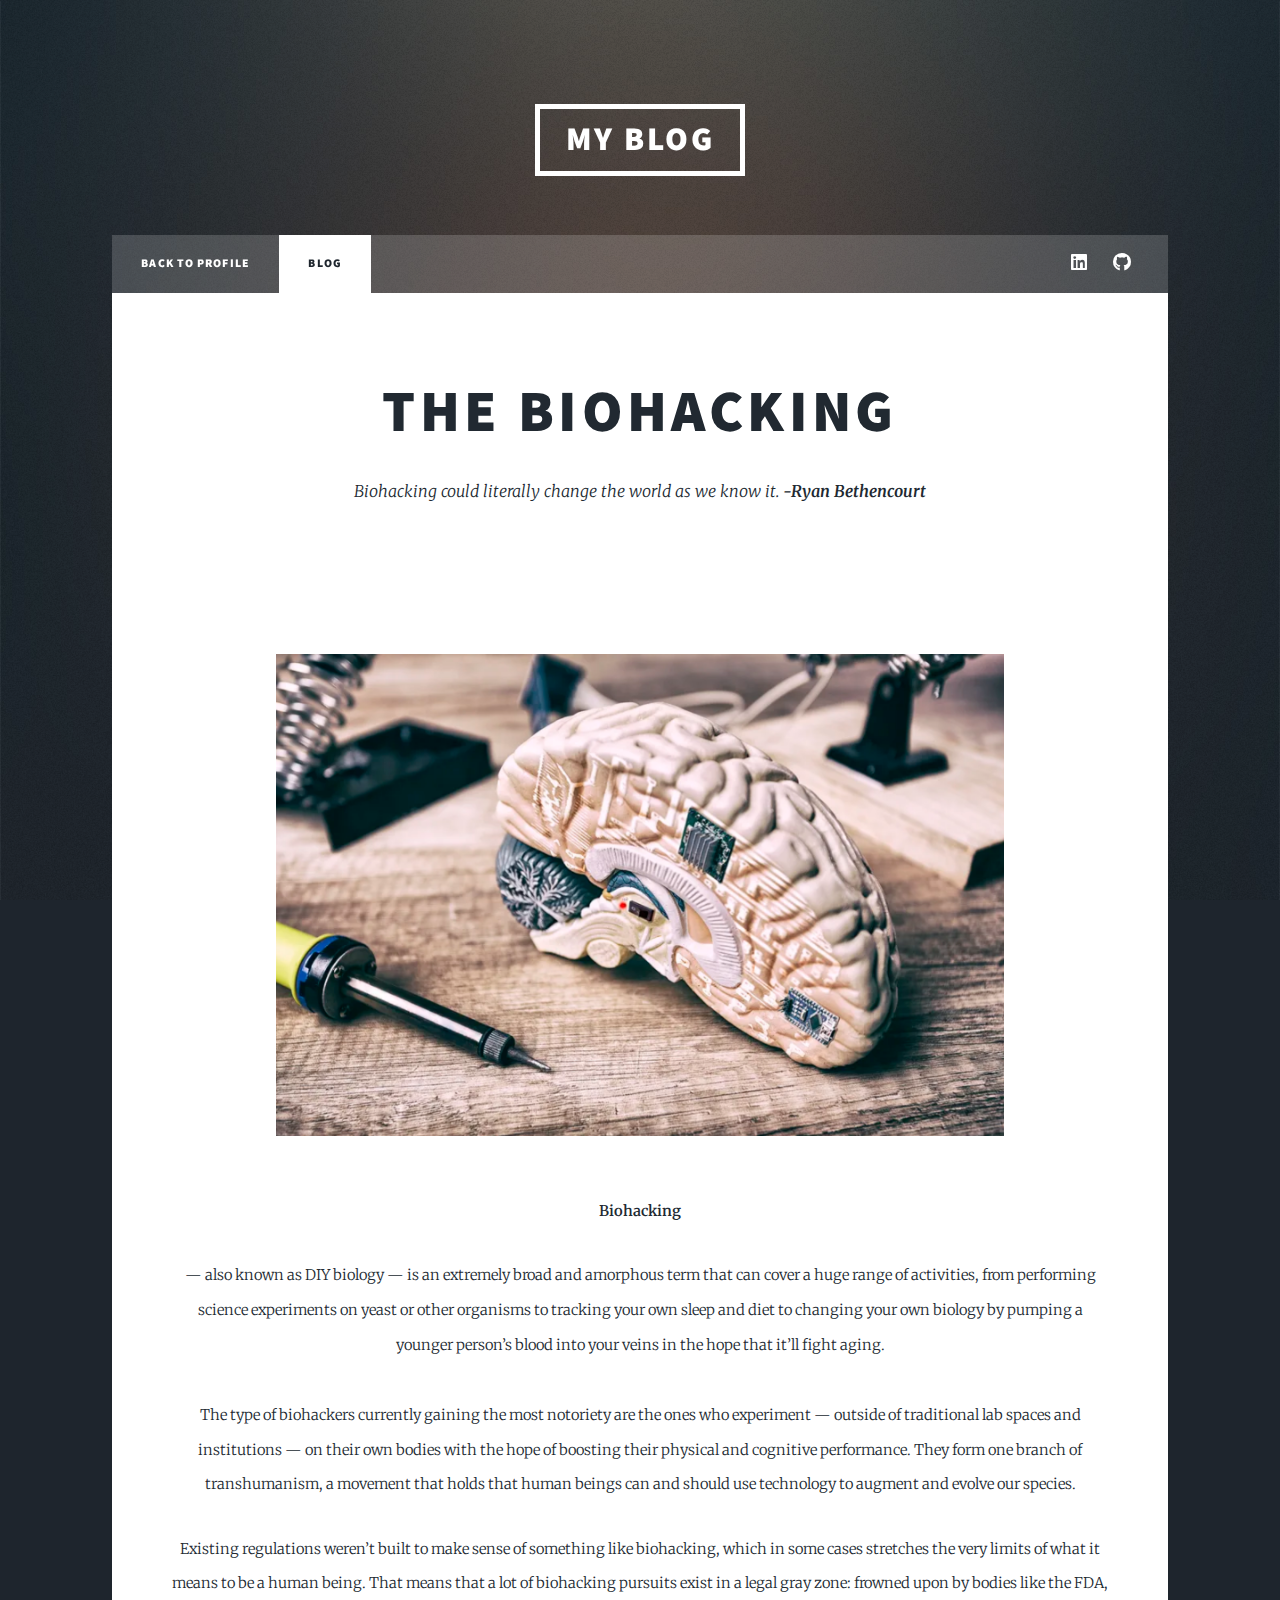
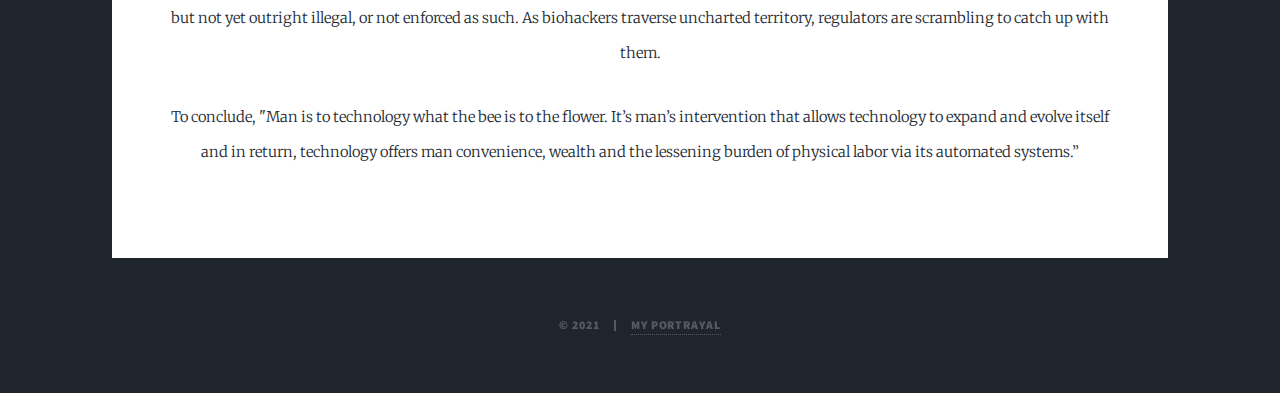
<file: blog.html>
<!DOCTYPE HTML>

<html>
	<head>
		<title>Blog	</title>
		<meta charset="utf-8" />
		<meta name="viewport" content="width=device-width, initial-scale=1, user-scalable=no" />
		<link rel="stylesheet" href="assets/css/main.css" />
		<noscript><link rel="stylesheet" href="assets/css/noscript.css" /></noscript>
	</head>
	<body class="is-preload">

		<!-- Wrapper -->
			<div id="wrapper">

				<!-- Header -->
					<header id="header">
						<a href="index.html" class="logo"> My Blog </a>
					</header>

				<!-- Nav -->
					<nav id="nav">
						<ul class="links">
							<li><a href="index.html">Back to Profile</a></li>
							<li class="active"><a href="generic.html"> Blog </a></li>
							<!-- <li><a href="element.html">Elements Reference</a></li> -->
						</ul>
						<ul class="icons">
							<li><a href="https://www.linkedin.com/in/het-patel-a97626182/" class="icon brands fa-linkedin"><span class="label">Instagram</span></a></li>
							<li><a href="https://www.github.com/Hetpatel-2399" class="icon brands fa-github"><span class="label">GitHub</span></a></li>
						</ul>
					</nav>

				<!-- Main -->
					<div id="main">

						<!-- Post -->
							<section class="post">
								<header class="major">
									<h1> The Biohacking <br/></h1>
									<p> Biohacking could literally change the world as we know it. <b> -Ryan Bethencourt </b></p>
								</header>
								<div class="image main"><img src="images/bio.PNG" alt="" /></div>
								<p style="text-align:center;"> <b> Biohacking</b></p>
								<p style="text-align:center;">
									 — also known as DIY biology — is an extremely broad and amorphous term that can cover a huge range of activities, from performing science experiments on yeast or other organisms to tracking your own sleep and diet to changing 
                                    your own biology by pumping a younger person’s blood into your veins in the hope that it’ll fight aging.
                                    <br>
                                    <br>
                                    The type of biohackers currently gaining the most notoriety are the ones who experiment — outside of traditional lab spaces and institutions — on their own bodies with the hope of boosting their physical and cognitive performance. They form one branch of transhumanism,
                                     a movement that holds that human beings can and should use technology to augment and evolve our species.
                                
                                </p>
									
									<p style = "text-align: center;">
                                        Existing regulations weren’t built to make sense of something like biohacking, which in some cases stretches the very limits of what it means to be a human being. That means that a lot of biohacking pursuits exist in a legal gray zone: frowned upon by bodies like the FDA, but not yet outright illegal, or not enforced as such. As biohackers traverse uncharted territory, regulators are scrambling to catch up with them.
                                     </p>

									<p style = "text-align: center;">
                                        To conclude, "Man is to technology what the bee is to the flower. It’s man’s intervention that allows technology to expand and evolve itself and in return, technology offers man convenience, wealth and the lessening burden of physical labor via its automated systems.”

                                    </p>
							</section>

					</div>

				<!-- Footer -->
					<footer id="footer">
					</footer>

				<!-- Copyright -->
				<div id="copyright">
					<ul><li>&copy; 2021 </li><li> <a href="https://hetpatel-2399.github.io/hetpatel.github.io/"> My Portrayal </a></li></ul>
				</div>
			</div>

		<!-- Scripts -->
			<script src="assets/js/jquery.min.js"></script>
			<script src="assets/js/jquery.scrollex.min.js"></script>
			<script src="assets/js/jquery.scrolly.min.js"></script>
			<script src="assets/js/browser.min.js"></script>
			<script src="assets/js/breakpoints.min.js"></script>
			<script src="assets/js/util.js"></script>
			<script src="assets/js/main.js"></script>

	</body>
</html>
</file>
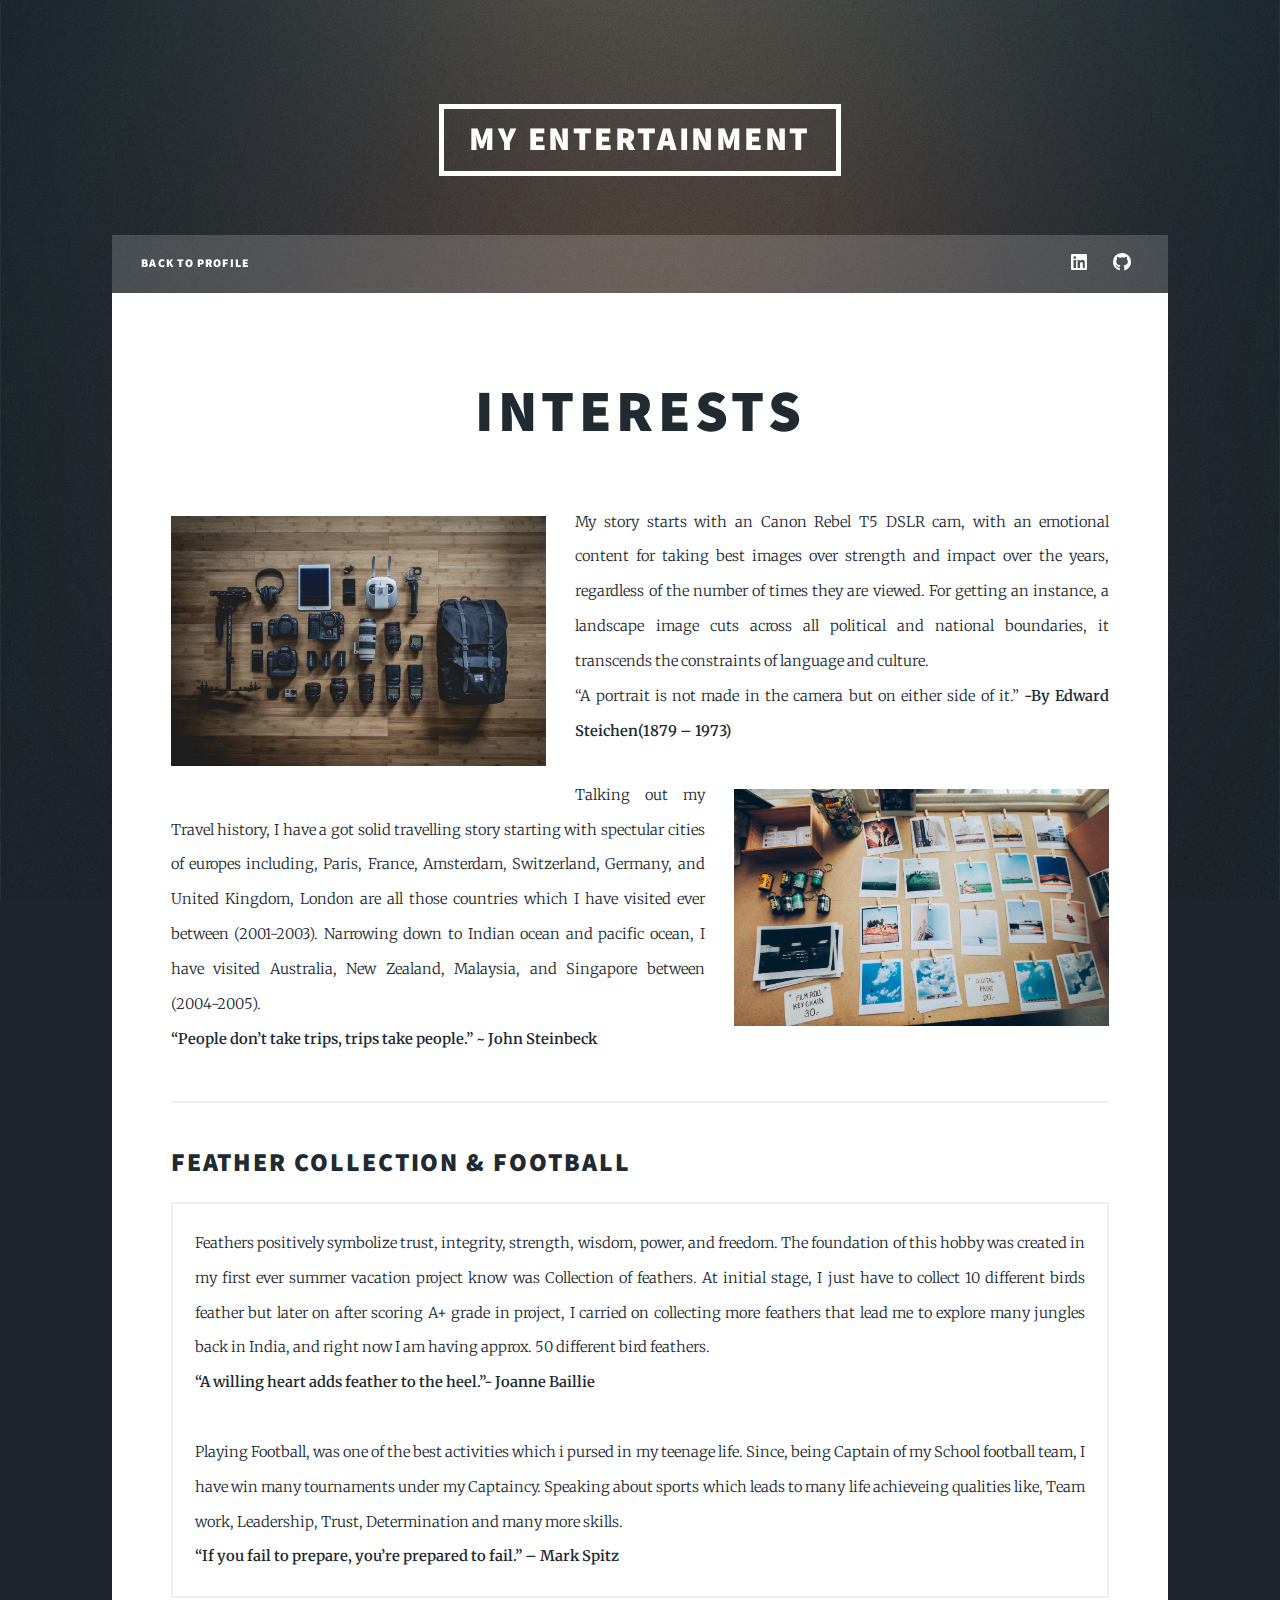
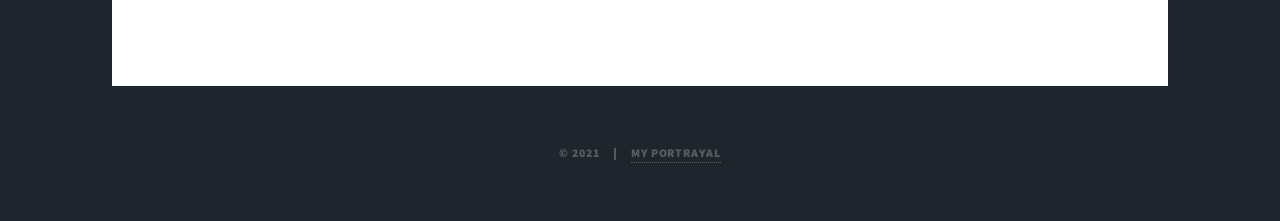
<file: element.html>
<!DOCTYPE HTML>
<html>
	<head>
		<title>Hobbies</title>
		<meta charset="utf-8" />
		<meta name="viewport" content="width=device-width, initial-scale=1, user-scalable=no" />
		<link rel="stylesheet" href="assets/css/main.css" />
		<noscript><link rel="stylesheet" href="assets/css/noscript.css" /></noscript>
	</head>
	<body class="is-preload">

		<!-- Wrapper -->
			<div id="wrapper">

				<!-- Header -->
					<header id="header">
						<a href="index.html" class="logo">My Entertainment</a>
					</header>

				<!-- Nav -->
					<nav id="nav">
						<ul class="links">
							<li><a href="index.html">Back to Profile</a></li>
							<!-- <li><a href="generic.html">Generic Page</a></li>
							<li class="active"><a href="elements.html">Elements Reference</a></li> -->
						</ul>
						<ul class="icons">
							<!-- <li><a href="#" class="icon brands fa-twitter"><span class="label">Twitter</span></a></li>
							<li><a href="#" class="icon brands fa-facebook-f"><span class="label">Facebook</span></a></li> -->
							<li><a href="https://www.linkedin.com/in/het-patel-a97626182/" class="icon brands fa-linkedin"><span class="label">Instagram</span></a></li>
							<li><a href="https://www.github.com/Hetpatel-2399" class="icon brands fa-github"><span class="label">GitHub</span></a></li>
						</ul>
					</nav>

				<!-- Main -->
					<div id="main">

						<!-- Post -->
							<section class="post">
								<header class="major">
									<h1>Interests<br /></h1>
								</header>

								<!-- Text stuff -->
									<!-- <h2>Text</h2>
									<p>This is <b>bold</b> and this is <strong>strong</strong>. This is <i>italic</i> and this is <em>emphasized</em>.
									This is <sup>superscript</sup> text and this is <sub>subscript</sub> text.
									This is <u>underlined</u> and this is code: <code>for (;;) { ... }</code>.
									Finally, this is a <a href="#">link</a>.</p>
									 -->

									<!-- <h3>Left &amp; Right</h3> -->
									<p><span class="image left"><img src="images/photography.jpg" alt="" /></span>
										My story starts with an Canon Rebel T5 DSLR cam, with an emotional content
										for taking best images over  strength and impact over the years, regardless of the number of times they are viewed.
										For getting an instance, a landscape image cuts across all political and national boundaries, 
										it transcends the constraints of language and culture.<br>
										“A portrait is not made in the camera but on either side of it.” <b>-By Edward Steichen(1879 – 1973)</b>
										</p>
									<p><span class="image right"><img src="images/Travelling.jpg" alt="" /></span>
										Talking out my Travel history, I have a got solid travelling story starting with spectular cities of europes including,
										Paris, France, Amsterdam, Switzerland, Germany, and United Kingdom, London are all those countries which I have visited ever between (2001-2003).
										Narrowing down to Indian ocean and pacific ocean, I have visited Australia, New Zealand, Malaysia, and Singapore between (2004-2005).
										<br>
										<b>“People don’t take trips, trips take people.” ~ John Steinbeck</b>
										 
										
										</p>
									<hr />

								<!-- Box -->
									<h2>Feather Collection & Football</h2>
									<div class="box">
										<p>Feathers positively symbolize trust, integrity, strength, wisdom, power, and freedom.
											The foundation of this hobby was created in my first ever summer vacation project know was
											Collection of feathers. At initial stage, I just have to collect 10 different birds feather but later on 
											after scoring A+ grade in project, I carried on collecting more feathers that lead me to explore many jungles back in India,
											and right now I am having approx. 50 different bird feathers.
											<br>
											<b>“A willing heart adds feather to the heel.”- Joanne Baillie</b>  
											
											<br>
											<br>

											Playing Football, was one of the best activities which i pursed in my teenage life.
											Since, being Captain of my School football team, I have win many tournaments under my Captaincy.
											Speaking about sports which leads to many life achieveing qualities like, Team work, Leadership,
											Trust, Determination and many more skills.
											<br>
											<b>“If you fail to prepare, you’re prepared to fail.” – Mark Spitz</b>

									
									
										</p>
									</div>

							</section>

					</div>

				<!-- Footer -->
					<footer id="footer"></footer>

				<!-- Copyright -->
					<div id="copyright">
						<ul><li>&copy; 2021 </li><li> <a href="https://hetpatel-2399.github.io/hetpatel.github.io/"> My Portrayal </a></li></ul>
					</div>

			</div>

		<!-- Scripts -->
			<script src="assets/js/jquery.min.js"></script>
			<script src="assets/js/jquery.scrollex.min.js"></script>
			<script src="assets/js/jquery.scrolly.min.js"></script>
			<script src="assets/js/browser.min.js"></script>
			<script src="assets/js/breakpoints.min.js"></script>
			<script src="assets/js/util.js"></script>
			<script src="assets/js/main.js"></script>

	</body>
</html>
</file>
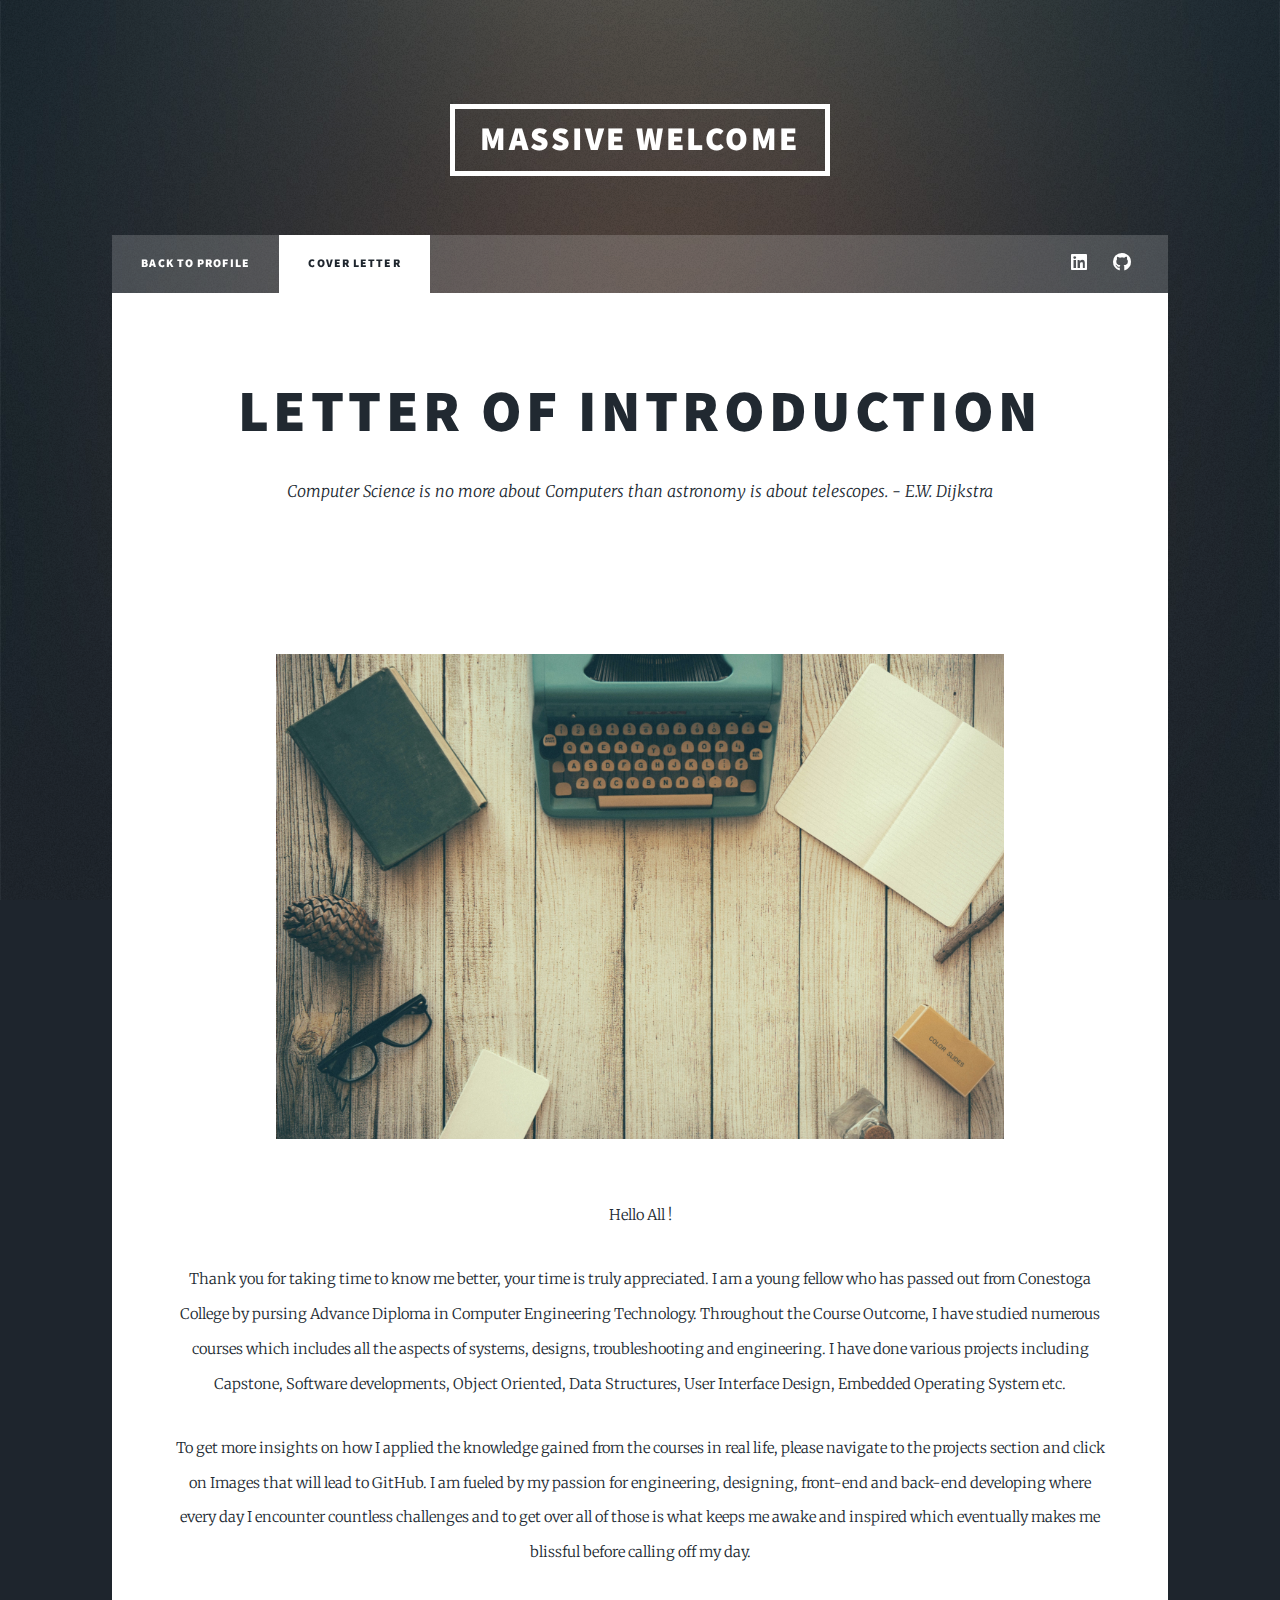
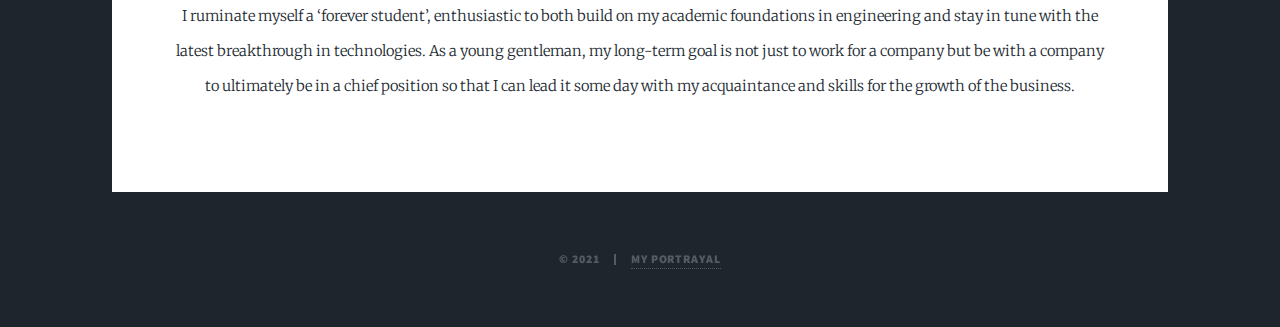
<file: generic.html>
<!DOCTYPE HTML>

<html>
	<head>
		<title>Cover Letter	</title>
		<meta charset="utf-8" />
		<meta name="viewport" content="width=device-width, initial-scale=1, user-scalable=no" />
		<link rel="stylesheet" href="assets/css/main.css" />
		<noscript><link rel="stylesheet" href="assets/css/noscript.css" /></noscript>
	</head>
	<body class="is-preload">

		<!-- Wrapper -->
			<div id="wrapper">

				<!-- Header -->
					<header id="header">
						<a href="index.html" class="logo"> Massive Welcome </a>
					</header>

				<!-- Nav -->
					<nav id="nav">
						<ul class="links">
							<li><a href="index.html">Back to Profile</a></li>
							<li class="active"><a href="generic.html"> Cover Letter</a></li>
							<!-- <li><a href="element.html">Elements Reference</a></li> -->
						</ul>
						<ul class="icons">
							<li><a href="https://www.linkedin.com/in/het-patel-a97626182/" class="icon brands fa-linkedin"><span class="label">Instagram</span></a></li>
							<li><a href="https://www.github.com/Hetpatel-2399" class="icon brands fa-github"><span class="label">GitHub</span></a></li>
						</ul>
					</nav>

				<!-- Main -->
					<div id="main">

						<!-- Post -->
							<section class="post">
								<header class="major">
									<h1> Letter of Introduction<br/></h1>
									<p>Computer Science is no more about Computers than astronomy is about telescopes. - E.W. Dijkstra</p>
								</header>
								<div class="image main"><img src="images/cv.jpg" alt="" /></div>
								<p style="text-align:center;"> Hello All !</p>
								<p style="text-align:center;">
									Thank you for taking time to know me better, your time is truly appreciated. 
									
									I am a young fellow who has passed out from Conestoga College by pursing Advance Diploma in Computer Engineering Technology. Throughout the Course Outcome, I have studied numerous courses which includes all the aspects of systems, designs, troubleshooting and engineering. 
									
									I have done various projects including Capstone, Software developments, Object Oriented, Data Structures, User Interface Design, Embedded Operating System etc. </p>
									
									<p style = "text-align: center;">
									To get more insights on how I applied the knowledge gained from the courses in real life, please navigate to the projects section and click on Images that will lead to GitHub. 
									
									I am fueled by my passion for engineering, designing, front-end and back-end developing where every day I encounter countless challenges and to get over all of those is what keeps me awake and inspired which eventually makes me blissful before calling off my day. </p>

									<p style = "text-align: center;">
									I ruminate myself a ‘forever student’, enthusiastic to both build on my academic foundations in engineering and stay in tune with the latest breakthrough in technologies. 
									
									As a young gentleman, my long-term goal is not just to work for a company but be with a company to ultimately be in a chief position so that I can lead it some day with my acquaintance and skills for the growth of the business.
									</p>
							</section>

					</div>

				<!-- Footer -->
					<footer id="footer">
					</footer>

				<!-- Copyright -->
				<div id="copyright">
					<ul><li>&copy; 2021 </li><li> <a href="https://hetpatel-2399.github.io/hetpatel.github.io/"> My Portrayal </a></li></ul>
				</div>
			</div>

		<!-- Scripts -->
			<script src="assets/js/jquery.min.js"></script>
			<script src="assets/js/jquery.scrollex.min.js"></script>
			<script src="assets/js/jquery.scrolly.min.js"></script>
			<script src="assets/js/browser.min.js"></script>
			<script src="assets/js/breakpoints.min.js"></script>
			<script src="assets/js/util.js"></script>
			<script src="assets/js/main.js"></script>

	</body>
</html>
</file>
<file: assets/css/main.css>
@import url(fontawesome-all.min.css);
@import url("https://fonts.googleapis.com/css?family=Merriweather:300,700,300italic,700italic|Source+Sans+Pro:900");

html, body, div, span, applet, object,
iframe, h1, h2, h3, h4, h5, h6, p, blockquote,
pre, a, abbr, acronym, address, big, cite,
code, del, dfn, em, img, ins, kbd, q, s, samp,
small, strike, strong, sub, sup, tt, var, b,
u, i, center, dl, dt, dd, ol, ul, li, fieldset,
form, label, legend, table, caption, tbody,
tfoot, thead, tr, th, td, article, aside,
canvas, details, embed, figure, figcaption,
footer, header, hgroup, menu, nav, output, ruby,
section, summary, time, mark, audio, video {
	margin: 0;
	padding: 0;
	border: 0;
	font-size: 100%;
	font: inherit;
	vertical-align: baseline;}

article, aside, details, figcaption, figure,
footer, header, hgroup, menu, nav, section {
	display: block;}

body {
	line-height: 1;
}

ol, ul {
	list-style: none;
}

blockquote, q {
	quotes: none;
}

	blockquote:before, blockquote:after, q:before, q:after {
		content: '';
		content: none;
	}

table {
	border-collapse: collapse;
	border-spacing: 0;
}

body {
	-webkit-text-size-adjust: none;
}

mark {
	background-color: transparent;
	color: inherit;
}

input::-moz-focus-inner {
	border: 0;
	padding: 0;
}

input, select, textarea {
	-moz-appearance: none;
	-webkit-appearance: none;
	-ms-appearance: none;
	appearance: none;
}

/* Basic */

	@-ms-viewport {
		width: device-width;
	}

	body {
		-ms-overflow-style: scrollbar;
	}

	@media screen and (max-width: 480px) {

		html, body {
			min-width: 320px;
		}

	}

	html {
		box-sizing: border-box;
	}

	*, *:before, *:after {
		box-sizing: inherit;
	}

	body {
		background-color: #1e252d;
	}

		body.is-preload *, body.is-preload *:before, body.is-preload *:after {
			-moz-animation: none !important;
			-webkit-animation: none !important;
			-ms-animation: none !important;
			animation: none !important;
			-moz-transition: none !important;
			-webkit-transition: none !important;
			-ms-transition: none !important;
			transition: none !important;
		}

/* Type */

	html {
		font-size: 16pt;
	}

		@media screen and (max-width: 1680px) {

			html {
				font-size: 12pt;
			}

		}

		@media screen and (max-width: 1280px) {

			html {
				font-size: 11pt;
			}

		}

		@media screen and (max-width: 360px) {

			html {
				font-size: 10pt;
			}

		}

	body {
		color: #212931;
	}

	body, input, select, textarea {
		font-family: "Merriweather", Georgia, serif;
		font-weight: 300;
		font-size: 1rem;
		line-height: 2.375;
	}

	a {
		-moz-transition: color 0.2s ease-in-out, background-color 0.2s ease-in-out, border-color 0.2s ease-in-out, box-shadow 0.2s ease-in-out;
		-webkit-transition: color 0.2s ease-in-out, background-color 0.2s ease-in-out, border-color 0.2s ease-in-out, box-shadow 0.2s ease-in-out;
		-ms-transition: color 0.2s ease-in-out, background-color 0.2s ease-in-out, border-color 0.2s ease-in-out, box-shadow 0.2s ease-in-out;
		transition: color 0.2s ease-in-out, background-color 0.2s ease-in-out, border-color 0.2s ease-in-out, box-shadow 0.2s ease-in-out;
		border-bottom: dotted 1px;
		text-decoration: none;
	}

		a:hover {
			border-bottom-color: transparent;
		}

	strong, b {
		font-weight: 600;
	}

	em, i {
		font-style: italic;
	}

	p {
		text-align: justify;
		margin: 0 0 2rem 0;
	}

	h1, h2, h3, h4, h5, h6 {
		font-family: "Source Sans Pro", Helvetica, sans-serif;
		font-weight: 900;
		line-height: 1.5;
		letter-spacing: 0.075em;
		text-transform: uppercase;
		margin: 0 0 1rem 0;
	}

		h1 a, h2 a, h3 a, h4 a, h5 a, h6 a {
			border-bottom: 0;
			color: inherit;
			text-decoration: none;
		}

	h1 {
		font-size: 4rem;
		line-height: 1.1;
		margin: 0 0 2rem 0;
	}

	h2 {
		font-size: 1.75rem;
		line-height: 1.3;
		margin: 0 0 1.5rem 0;
	}

	h3 {
		font-size: 1.25rem;
		margin: 0 0 1.5rem 0;
	}

	h4 {
		font-size: 1rem;
	}

	h5 {
		font-size: 0.9rem;
	}

	h6 {
		font-size: 0.8rem;
	}

	sub {
		font-size: 0.8rem;
		position: relative;
		top: 0.5rem;
	}

	sup {
		font-size: 0.8rem;
		position: relative;
		top: -0.5rem;
	}

	blockquote {
		border-left: solid 4px;
		font-style: italic;
		margin: 0 0 2rem 0;
		padding: 0.5rem 0 0.5rem 2rem;
	}

	code {
		border: solid 2px;
		font-family: "Courier New", monospace;
		font-size: 0.9rem;
		margin: 0 0.25rem;
		padding: 0.25rem 0.65rem;
	}

	pre {
		-webkit-overflow-scrolling: touch;
		font-family: "Courier New", monospace;
		font-size: 0.9rem;
		margin: 0 0 2rem 0;
	}

		pre code {
			display: block;
			line-height: 1.75;
			padding: 1rem 1.5rem;
			overflow-x: auto;
		}

	hr {
		border: 0;
		border-bottom: solid 2px;
		margin: 3rem 0;
	}

		hr.major {
			margin: 5rem 0;
		}

	.align-left {
		text-align: left;
	}

	.align-center {
		text-align: center;
	}

	.align-right {
		text-align: right;
	}

	input, select, textarea {
		color: #212931;
	}

	a {
		color: #212931;
		border-bottom-color: rgba(33, 41, 49, 0.5);
	}

		a:hover {
			border-bottom-color: transparent;
			color: #18bfef !important;
		}

	strong, b {
		color: #212931;
	}

	h1, h2, h3, h4, h5, h6 {
		color: #212931;
	}

	blockquote {
		border-left-color: #eeeeee;
	}

	code {
		background: rgba(220, 220, 220, 0.25);
		border-color: #eeeeee;
	}

	hr {
		border-bottom-color: #eeeeee;
	}

/* Row */

	.row {
		display: flex;
		flex-wrap: wrap;
		box-sizing: border-box;
		align-items: stretch;
	}

		.row > * {
			box-sizing: border-box;
		}

		.row.gtr-uniform > * > :last-child {
			margin-bottom: 0;
		}

		.row.aln-left {
			justify-content: flex-start;
		}

		.row.aln-center {
			justify-content: center;
		}

		.row.aln-right {
			justify-content: flex-end;
		}

		.row.aln-top {
			align-items: flex-start;
		}

		.row.aln-middle {
			align-items: center;
		}

		.row.aln-bottom {
			align-items: flex-end;
		}

		.row > .imp {
			order: -1;
		}

		.row > .col-1 {
			width: 8.33333%;
		}

		.row > .off-1 {
			margin-left: 8.33333%;
		}

		.row > .col-2 {
			width: 16.66667%;
		}

		.row > .off-2 {
			margin-left: 16.66667%;
		}

		.row > .col-3 {
			width: 25%;
		}

		.row > .off-3 {
			margin-left: 25%;
		}

		.row > .col-4 {
			width: 33.33333%;
		}

		.row > .off-4 {
			margin-left: 33.33333%;
		}

		.row > .col-5 {
			width: 41.66667%;
		}

		.row > .off-5 {
			margin-left: 41.66667%;
		}

		.row > .col-6 {
			width: 50%;
		}

		.row > .off-6 {
			margin-left: 50%;
		}

		.row > .col-7 {
			width: 58.33333%;
		}

		.row > .off-7 {
			margin-left: 58.33333%;
		}

		.row > .col-8 {
			width: 66.66667%;
		}

		.row > .off-8 {
			margin-left: 66.66667%;
		}

		.row > .col-9 {
			width: 75%;
		}

		.row > .off-9 {
			margin-left: 75%;
		}

		.row > .col-10 {
			width: 83.33333%;
		}

		.row > .off-10 {
			margin-left: 83.33333%;
		}

		.row > .col-11 {
			width: 91.66667%;
		}

		.row > .off-11 {
			margin-left: 91.66667%;
		}

		.row > .col-12 {
			width: 100%;
		}

		.row > .off-12 {
			margin-left: 100%;
		}

		.row.gtr-0 {
			margin-top: 0;
			margin-left: 0rem;
		}

			.row.gtr-0 > * {
				padding: 0 0 0 0rem;
			}

			.row.gtr-0.gtr-uniform {
				margin-top: 0rem;
			}

				.row.gtr-0.gtr-uniform > * {
					padding-top: 0rem;
				}

		.row.gtr-25 {
			margin-top: 0;
			margin-left: -0.375rem;
		}

			.row.gtr-25 > * {
				padding: 0 0 0 0.375rem;
			}

			.row.gtr-25.gtr-uniform {
				margin-top: -0.375rem;
			}

				.row.gtr-25.gtr-uniform > * {
					padding-top: 0.375rem;
				}

		.row.gtr-50 {
			margin-top: 0;
			margin-left: -0.75rem;
		}

			.row.gtr-50 > * {
				padding: 0 0 0 0.75rem;
			}

			.row.gtr-50.gtr-uniform {
				margin-top: -0.75rem;
			}

				.row.gtr-50.gtr-uniform > * {
					padding-top: 0.75rem;
				}

		.row {
			margin-top: 0;
			margin-left: -1.5rem;
		}

			.row > * {
				padding: 0 0 0 1.5rem;
			}

			.row.gtr-uniform {
				margin-top: -1.5rem;
			}

				.row.gtr-uniform > * {
					padding-top: 1.5rem;
				}

		.row.gtr-150 {
			margin-top: 0;
			margin-left: -2.25rem;
		}

			.row.gtr-150 > * {
				padding: 0 0 0 2.25rem;
			}

			.row.gtr-150.gtr-uniform {
				margin-top: -2.25rem;
			}

				.row.gtr-150.gtr-uniform > * {
					padding-top: 2.25rem;
				}

		.row.gtr-200 {
			margin-top: 0;
			margin-left: -3rem;
		}

			.row.gtr-200 > * {
				padding: 0 0 0 3rem;
			}

			.row.gtr-200.gtr-uniform {
				margin-top: -3rem;
			}

				.row.gtr-200.gtr-uniform > * {
					padding-top: 3rem;
				}

		@media screen and (max-width: 1680px) {

			.row {
				display: flex;
				flex-wrap: wrap;
				box-sizing: border-box;
				align-items: stretch;
			}

				.row > * {
					box-sizing: border-box;
				}

				.row.gtr-uniform > * > :last-child {
					margin-bottom: 0;
				}

				.row.aln-left {
					justify-content: flex-start;
				}

				.row.aln-center {
					justify-content: center;
				}

				.row.aln-right {
					justify-content: flex-end;
				}

				.row.aln-top {
					align-items: flex-start;
				}

				.row.aln-middle {
					align-items: center;
				}

				.row.aln-bottom {
					align-items: flex-end;
				}

				.row > .imp-xlarge {
					order: -1;
				}

				.row > .col-1-xlarge {
					width: 8.33333%;
				}

				.row > .off-1-xlarge {
					margin-left: 8.33333%;
				}

				.row > .col-2-xlarge {
					width: 16.66667%;
				}

				.row > .off-2-xlarge {
					margin-left: 16.66667%;
				}

				.row > .col-3-xlarge {
					width: 25%;
				}

				.row > .off-3-xlarge {
					margin-left: 25%;
				}

				.row > .col-4-xlarge {
					width: 33.33333%;
				}

				.row > .off-4-xlarge {
					margin-left: 33.33333%;
				}

				.row > .col-5-xlarge {
					width: 41.66667%;
				}

				.row > .off-5-xlarge {
					margin-left: 41.66667%;
				}

				.row > .col-6-xlarge {
					width: 50%;
				}

				.row > .off-6-xlarge {
					margin-left: 50%;
				}

				.row > .col-7-xlarge {
					width: 58.33333%;
				}

				.row > .off-7-xlarge {
					margin-left: 58.33333%;
				}

				.row > .col-8-xlarge {
					width: 66.66667%;
				}

				.row > .off-8-xlarge {
					margin-left: 66.66667%;
				}

				.row > .col-9-xlarge {
					width: 75%;
				}

				.row > .off-9-xlarge {
					margin-left: 75%;
				}

				.row > .col-10-xlarge {
					width: 83.33333%;
				}

				.row > .off-10-xlarge {
					margin-left: 83.33333%;
				}

				.row > .col-11-xlarge {
					width: 91.66667%;
				}

				.row > .off-11-xlarge {
					margin-left: 91.66667%;
				}

				.row > .col-12-xlarge {
					width: 100%;
				}

				.row > .off-12-xlarge {
					margin-left: 100%;
				}

				.row.gtr-0 {
					margin-top: 0;
					margin-left: 0rem;
				}

					.row.gtr-0 > * {
						padding: 0 0 0 0rem;
					}

					.row.gtr-0.gtr-uniform {
						margin-top: 0rem;
					}

						.row.gtr-0.gtr-uniform > * {
							padding-top: 0rem;
						}

				.row.gtr-25 {
					margin-top: 0;
					margin-left: -0.375rem;
				}

					.row.gtr-25 > * {
						padding: 0 0 0 0.375rem;
					}

					.row.gtr-25.gtr-uniform {
						margin-top: -0.375rem;
					}

						.row.gtr-25.gtr-uniform > * {
							padding-top: 0.375rem;
						}

				.row.gtr-50 {
					margin-top: 0;
					margin-left: -0.75rem;
				}

					.row.gtr-50 > * {
						padding: 0 0 0 0.75rem;
					}

					.row.gtr-50.gtr-uniform {
						margin-top: -0.75rem;
					}

						.row.gtr-50.gtr-uniform > * {
							padding-top: 0.75rem;
						}

				.row {
					margin-top: 0;
					margin-left: -1.5rem;
				}

					.row > * {
						padding: 0 0 0 1.5rem;
					}

					.row.gtr-uniform {
						margin-top: -1.5rem;
					}

						.row.gtr-uniform > * {
							padding-top: 1.5rem;
						}

				.row.gtr-150 {
					margin-top: 0;
					margin-left: -2.25rem;
				}

					.row.gtr-150 > * {
						padding: 0 0 0 2.25rem;
					}

					.row.gtr-150.gtr-uniform {
						margin-top: -2.25rem;
					}

						.row.gtr-150.gtr-uniform > * {
							padding-top: 2.25rem;
						}

				.row.gtr-200 {
					margin-top: 0;
					margin-left: -3rem;
				}

					.row.gtr-200 > * {
						padding: 0 0 0 3rem;
					}

					.row.gtr-200.gtr-uniform {
						margin-top: -3rem;
					}

						.row.gtr-200.gtr-uniform > * {
							padding-top: 3rem;
						}

		}

		@media screen and (max-width: 1280px) {

			.row {
				display: flex;
				flex-wrap: wrap;
				box-sizing: border-box;
				align-items: stretch;
			}

				.row > * {
					box-sizing: border-box;
				}

				.row.gtr-uniform > * > :last-child {
					margin-bottom: 0;
				}

				.row.aln-left {
					justify-content: flex-start;
				}

				.row.aln-center {
					justify-content: center;
				}

				.row.aln-right {
					justify-content: flex-end;
				}

				.row.aln-top {
					align-items: flex-start;
				}

				.row.aln-middle {
					align-items: center;
				}

				.row.aln-bottom {
					align-items: flex-end;
				}

				.row > .imp-large {
					order: -1;
				}

				.row > .col-1-large {
					width: 8.33333%;
				}

				.row > .off-1-large {
					margin-left: 8.33333%;
				}

				.row > .col-2-large {
					width: 16.66667%;
				}

				.row > .off-2-large {
					margin-left: 16.66667%;
				}

				.row > .col-3-large {
					width: 25%;
				}

				.row > .off-3-large {
					margin-left: 25%;
				}

				.row > .col-4-large {
					width: 33.33333%;
				}

				.row > .off-4-large {
					margin-left: 33.33333%;
				}

				.row > .col-5-large {
					width: 41.66667%;
				}

				.row > .off-5-large {
					margin-left: 41.66667%;
				}

				.row > .col-6-large {
					width: 50%;
				}

				.row > .off-6-large {
					margin-left: 50%;
				}

				.row > .col-7-large {
					width: 58.33333%;
				}

				.row > .off-7-large {
					margin-left: 58.33333%;
				}

				.row > .col-8-large {
					width: 66.66667%;
				}

				.row > .off-8-large {
					margin-left: 66.66667%;
				}

				.row > .col-9-large {
					width: 75%;
				}

				.row > .off-9-large {
					margin-left: 75%;
				}

				.row > .col-10-large {
					width: 83.33333%;
				}

				.row > .off-10-large {
					margin-left: 83.33333%;
				}

				.row > .col-11-large {
					width: 91.66667%;
				}

				.row > .off-11-large {
					margin-left: 91.66667%;
				}

				.row > .col-12-large {
					width: 100%;
				}

				.row > .off-12-large {
					margin-left: 100%;
				}

				.row.gtr-0 {
					margin-top: 0;
					margin-left: 0rem;
				}

					.row.gtr-0 > * {
						padding: 0 0 0 0rem;
					}

					.row.gtr-0.gtr-uniform {
						margin-top: 0rem;
					}

						.row.gtr-0.gtr-uniform > * {
							padding-top: 0rem;
						}

				.row.gtr-25 {
					margin-top: 0;
					margin-left: -0.375rem;
				}

					.row.gtr-25 > * {
						padding: 0 0 0 0.375rem;
					}

					.row.gtr-25.gtr-uniform {
						margin-top: -0.375rem;
					}

						.row.gtr-25.gtr-uniform > * {
							padding-top: 0.375rem;
						}

				.row.gtr-50 {
					margin-top: 0;
					margin-left: -0.75rem;
				}

					.row.gtr-50 > * {
						padding: 0 0 0 0.75rem;
					}

					.row.gtr-50.gtr-uniform {
						margin-top: -0.75rem;
					}

						.row.gtr-50.gtr-uniform > * {
							padding-top: 0.75rem;
						}

				.row {
					margin-top: 0;
					margin-left: -1.5rem;
				}

					.row > * {
						padding: 0 0 0 1.5rem;
					}

					.row.gtr-uniform {
						margin-top: -1.5rem;
					}

						.row.gtr-uniform > * {
							padding-top: 1.5rem;
						}

				.row.gtr-150 {
					margin-top: 0;
					margin-left: -2.25rem;
				}

					.row.gtr-150 > * {
						padding: 0 0 0 2.25rem;
					}

					.row.gtr-150.gtr-uniform {
						margin-top: -2.25rem;
					}

						.row.gtr-150.gtr-uniform > * {
							padding-top: 2.25rem;
						}

				.row.gtr-200 {
					margin-top: 0;
					margin-left: -3rem;
				}

					.row.gtr-200 > * {
						padding: 0 0 0 3rem;
					}

					.row.gtr-200.gtr-uniform {
						margin-top: -3rem;
					}

						.row.gtr-200.gtr-uniform > * {
							padding-top: 3rem;
						}

		}

		@media screen and (max-width: 980px) {

			.row {
				display: flex;
				flex-wrap: wrap;
				box-sizing: border-box;
				align-items: stretch;
			}

				.row > * {
					box-sizing: border-box;
				}

				.row.gtr-uniform > * > :last-child {
					margin-bottom: 0;
				}

				.row.aln-left {
					justify-content: flex-start;
				}

				.row.aln-center {
					justify-content: center;
				}

				.row.aln-right {
					justify-content: flex-end;
				}

				.row.aln-top {
					align-items: flex-start;
				}

				.row.aln-middle {
					align-items: center;
				}

				.row.aln-bottom {
					align-items: flex-end;
				}

				.row > .imp-medium {
					order: -1;
				}

				.row > .col-1-medium {
					width: 8.33333%;
				}

				.row > .off-1-medium {
					margin-left: 8.33333%;
				}

				.row > .col-2-medium {
					width: 16.66667%;
				}

				.row > .off-2-medium {
					margin-left: 16.66667%;
				}

				.row > .col-3-medium {
					width: 25%;
				}

				.row > .off-3-medium {
					margin-left: 25%;
				}

				.row > .col-4-medium {
					width: 33.33333%;
				}

				.row > .off-4-medium {
					margin-left: 33.33333%;
				}

				.row > .col-5-medium {
					width: 41.66667%;
				}

				.row > .off-5-medium {
					margin-left: 41.66667%;
				}

				.row > .col-6-medium {
					width: 50%;
				}

				.row > .off-6-medium {
					margin-left: 50%;
				}

				.row > .col-7-medium {
					width: 58.33333%;
				}

				.row > .off-7-medium {
					margin-left: 58.33333%;
				}

				.row > .col-8-medium {
					width: 66.66667%;
				}

				.row > .off-8-medium {
					margin-left: 66.66667%;
				}

				.row > .col-9-medium {
					width: 75%;
				}

				.row > .off-9-medium {
					margin-left: 75%;
				}

				.row > .col-10-medium {
					width: 83.33333%;
				}

				.row > .off-10-medium {
					margin-left: 83.33333%;
				}

				.row > .col-11-medium {
					width: 91.66667%;
				}

				.row > .off-11-medium {
					margin-left: 91.66667%;
				}

				.row > .col-12-medium {
					width: 100%;
				}

				.row > .off-12-medium {
					margin-left: 100%;
				}

				.row.gtr-0 {
					margin-top: 0;
					margin-left: 0rem;
				}

					.row.gtr-0 > * {
						padding: 0 0 0 0rem;
					}

					.row.gtr-0.gtr-uniform {
						margin-top: 0rem;
					}

						.row.gtr-0.gtr-uniform > * {
							padding-top: 0rem;
						}

				.row.gtr-25 {
					margin-top: 0;
					margin-left: -0.375rem;
				}

					.row.gtr-25 > * {
						padding: 0 0 0 0.375rem;
					}

					.row.gtr-25.gtr-uniform {
						margin-top: -0.375rem;
					}

						.row.gtr-25.gtr-uniform > * {
							padding-top: 0.375rem;
						}

				.row.gtr-50 {
					margin-top: 0;
					margin-left: -0.75rem;
				}

					.row.gtr-50 > * {
						padding: 0 0 0 0.75rem;
					}

					.row.gtr-50.gtr-uniform {
						margin-top: -0.75rem;
					}

						.row.gtr-50.gtr-uniform > * {
							padding-top: 0.75rem;
						}

				.row {
					margin-top: 0;
					margin-left: -1.5rem;
				}

					.row > * {
						padding: 0 0 0 1.5rem;
					}

					.row.gtr-uniform {
						margin-top: -1.5rem;
					}

						.row.gtr-uniform > * {
							padding-top: 1.5rem;
						}

				.row.gtr-150 {
					margin-top: 0;
					margin-left: -2.25rem;
				}

					.row.gtr-150 > * {
						padding: 0 0 0 2.25rem;
					}

					.row.gtr-150.gtr-uniform {
						margin-top: -2.25rem;
					}

						.row.gtr-150.gtr-uniform > * {
							padding-top: 2.25rem;
						}

				.row.gtr-200 {
					margin-top: 0;
					margin-left: -3rem;
				}

					.row.gtr-200 > * {
						padding: 0 0 0 3rem;
					}

					.row.gtr-200.gtr-uniform {
						margin-top: -3rem;
					}

						.row.gtr-200.gtr-uniform > * {
							padding-top: 3rem;
						}

		}

		@media screen and (max-width: 736px) {

			.row {
				display: flex;
				flex-wrap: wrap;
				box-sizing: border-box;
				align-items: stretch;
			}

				.row > * {
					box-sizing: border-box;
				}

				.row.gtr-uniform > * > :last-child {
					margin-bottom: 0;
				}

				.row.aln-left {
					justify-content: flex-start;
				}

				.row.aln-center {
					justify-content: center;
				}

				.row.aln-right {
					justify-content: flex-end;
				}

				.row.aln-top {
					align-items: flex-start;
				}

				.row.aln-middle {
					align-items: center;
				}

				.row.aln-bottom {
					align-items: flex-end;
				}

				.row > .imp-small {
					order: -1;
				}

				.row > .col-1-small {
					width: 8.33333%;
				}

				.row > .off-1-small {
					margin-left: 8.33333%;
				}

				.row > .col-2-small {
					width: 16.66667%;
				}

				.row > .off-2-small {
					margin-left: 16.66667%;
				}

				.row > .col-3-small {
					width: 25%;
				}

				.row > .off-3-small {
					margin-left: 25%;
				}

				.row > .col-4-small {
					width: 33.33333%;
				}

				.row > .off-4-small {
					margin-left: 33.33333%;
				}

				.row > .col-5-small {
					width: 41.66667%;
				}

				.row > .off-5-small {
					margin-left: 41.66667%;
				}

				.row > .col-6-small {
					width: 50%;
				}

				.row > .off-6-small {
					margin-left: 50%;
				}

				.row > .col-7-small {
					width: 58.33333%;
				}

				.row > .off-7-small {
					margin-left: 58.33333%;
				}

				.row > .col-8-small {
					width: 66.66667%;
				}

				.row > .off-8-small {
					margin-left: 66.66667%;
				}

				.row > .col-9-small {
					width: 75%;
				}

				.row > .off-9-small {
					margin-left: 75%;
				}

				.row > .col-10-small {
					width: 83.33333%;
				}

				.row > .off-10-small {
					margin-left: 83.33333%;
				}

				.row > .col-11-small {
					width: 91.66667%;
				}

				.row > .off-11-small {
					margin-left: 91.66667%;
				}

				.row > .col-12-small {
					width: 100%;
				}

				.row > .off-12-small {
					margin-left: 100%;
				}

				.row.gtr-0 {
					margin-top: 0;
					margin-left: 0rem;
				}

					.row.gtr-0 > * {
						padding: 0 0 0 0rem;
					}

					.row.gtr-0.gtr-uniform {
						margin-top: 0rem;
					}

						.row.gtr-0.gtr-uniform > * {
							padding-top: 0rem;
						}

				.row.gtr-25 {
					margin-top: 0;
					margin-left: -0.375rem;
				}

					.row.gtr-25 > * {
						padding: 0 0 0 0.375rem;
					}

					.row.gtr-25.gtr-uniform {
						margin-top: -0.375rem;
					}

						.row.gtr-25.gtr-uniform > * {
							padding-top: 0.375rem;
						}

				.row.gtr-50 {
					margin-top: 0;
					margin-left: -0.75rem;
				}

					.row.gtr-50 > * {
						padding: 0 0 0 0.75rem;
					}

					.row.gtr-50.gtr-uniform {
						margin-top: -0.75rem;
					}

						.row.gtr-50.gtr-uniform > * {
							padding-top: 0.75rem;
						}

				.row {
					margin-top: 0;
					margin-left: -1.5rem;
				}

					.row > * {
						padding: 0 0 0 1.5rem;
					}

					.row.gtr-uniform {
						margin-top: -1.5rem;
					}

						.row.gtr-uniform > * {
							padding-top: 1.5rem;
						}

				.row.gtr-150 {
					margin-top: 0;
					margin-left: -2.25rem;
				}

					.row.gtr-150 > * {
						padding: 0 0 0 2.25rem;
					}

					.row.gtr-150.gtr-uniform {
						margin-top: -2.25rem;
					}

						.row.gtr-150.gtr-uniform > * {
							padding-top: 2.25rem;
						}

				.row.gtr-200 {
					margin-top: 0;
					margin-left: -3rem;
				}

					.row.gtr-200 > * {
						padding: 0 0 0 3rem;
					}

					.row.gtr-200.gtr-uniform {
						margin-top: -3rem;
					}

						.row.gtr-200.gtr-uniform > * {
							padding-top: 3rem;
						}

		}

		@media screen and (max-width: 480px) {

			.row {
				display: flex;
				flex-wrap: wrap;
				box-sizing: border-box;
				align-items: stretch;
			}

				.row > * {
					box-sizing: border-box;
				}

				.row.gtr-uniform > * > :last-child {
					margin-bottom: 0;
				}

				.row.aln-left {
					justify-content: flex-start;
				}

				.row.aln-center {
					justify-content: center;
				}

				.row.aln-right {
					justify-content: flex-end;
				}

				.row.aln-top {
					align-items: flex-start;
				}

				.row.aln-middle {
					align-items: center;
				}

				.row.aln-bottom {
					align-items: flex-end;
				}

				.row > .imp-xsmall {
					order: -1;
				}

				.row > .col-1-xsmall {
					width: 8.33333%;
				}

				.row > .off-1-xsmall {
					margin-left: 8.33333%;
				}

				.row > .col-2-xsmall {
					width: 16.66667%;
				}

				.row > .off-2-xsmall {
					margin-left: 16.66667%;
				}

				.row > .col-3-xsmall {
					width: 25%;
				}

				.row > .off-3-xsmall {
					margin-left: 25%;
				}

				.row > .col-4-xsmall {
					width: 33.33333%;
				}

				.row > .off-4-xsmall {
					margin-left: 33.33333%;
				}

				.row > .col-5-xsmall {
					width: 41.66667%;
				}

				.row > .off-5-xsmall {
					margin-left: 41.66667%;
				}

				.row > .col-6-xsmall {
					width: 50%;
				}

				.row > .off-6-xsmall {
					margin-left: 50%;
				}

				.row > .col-7-xsmall {
					width: 58.33333%;
				}

				.row > .off-7-xsmall {
					margin-left: 58.33333%;
				}

				.row > .col-8-xsmall {
					width: 66.66667%;
				}

				.row > .off-8-xsmall {
					margin-left: 66.66667%;
				}

				.row > .col-9-xsmall {
					width: 75%;
				}

				.row > .off-9-xsmall {
					margin-left: 75%;
				}

				.row > .col-10-xsmall {
					width: 83.33333%;
				}

				.row > .off-10-xsmall {
					margin-left: 83.33333%;
				}

				.row > .col-11-xsmall {
					width: 91.66667%;
				}

				.row > .off-11-xsmall {
					margin-left: 91.66667%;
				}

				.row > .col-12-xsmall {
					width: 100%;
				}

				.row > .off-12-xsmall {
					margin-left: 100%;
				}

				.row.gtr-0 {
					margin-top: 0;
					margin-left: 0rem;
				}

					.row.gtr-0 > * {
						padding: 0 0 0 0rem;
					}

					.row.gtr-0.gtr-uniform {
						margin-top: 0rem;
					}

						.row.gtr-0.gtr-uniform > * {
							padding-top: 0rem;
						}

				.row.gtr-25 {
					margin-top: 0;
					margin-left: -0.375rem;
				}

					.row.gtr-25 > * {
						padding: 0 0 0 0.375rem;
					}

					.row.gtr-25.gtr-uniform {
						margin-top: -0.375rem;
					}

						.row.gtr-25.gtr-uniform > * {
							padding-top: 0.375rem;
						}

				.row.gtr-50 {
					margin-top: 0;
					margin-left: -0.75rem;
				}

					.row.gtr-50 > * {
						padding: 0 0 0 0.75rem;
					}

					.row.gtr-50.gtr-uniform {
						margin-top: -0.75rem;
					}

						.row.gtr-50.gtr-uniform > * {
							padding-top: 0.75rem;
						}

				.row {
					margin-top: 0;
					margin-left: -1.5rem;
				}

					.row > * {
						padding: 0 0 0 1.5rem;
					}

					.row.gtr-uniform {
						margin-top: -1.5rem;
					}

						.row.gtr-uniform > * {
							padding-top: 1.5rem;
						}

				.row.gtr-150 {
					margin-top: 0;
					margin-left: -2.25rem;
				}

					.row.gtr-150 > * {
						padding: 0 0 0 2.25rem;
					}

					.row.gtr-150.gtr-uniform {
						margin-top: -2.25rem;
					}

						.row.gtr-150.gtr-uniform > * {
							padding-top: 2.25rem;
						}

				.row.gtr-200 {
					margin-top: 0;
					margin-left: -3rem;
				}

					.row.gtr-200 > * {
						padding: 0 0 0 3rem;
					}

					.row.gtr-200.gtr-uniform {
						margin-top: -3rem;
					}

						.row.gtr-200.gtr-uniform > * {
							padding-top: 3rem;
						}

		}

		@media screen and (max-width: 360px) {

			.row {
				display: flex;
				flex-wrap: wrap;
				box-sizing: border-box;
				align-items: stretch;
			}

				.row > * {
					box-sizing: border-box;
				}

				.row.gtr-uniform > * > :last-child {
					margin-bottom: 0;
				}

				.row.aln-left {
					justify-content: flex-start;
				}

				.row.aln-center {
					justify-content: center;
				}

				.row.aln-right {
					justify-content: flex-end;
				}

				.row.aln-top {
					align-items: flex-start;
				}

				.row.aln-middle {
					align-items: center;
				}

				.row.aln-bottom {
					align-items: flex-end;
				}

				.row > .imp-xxsmall {
					order: -1;
				}

				.row > .col-1-xxsmall {
					width: 8.33333%;
				}

				.row > .off-1-xxsmall {
					margin-left: 8.33333%;
				}

				.row > .col-2-xxsmall {
					width: 16.66667%;
				}

				.row > .off-2-xxsmall {
					margin-left: 16.66667%;
				}

				.row > .col-3-xxsmall {
					width: 25%;
				}

				.row > .off-3-xxsmall {
					margin-left: 25%;
				}

				.row > .col-4-xxsmall {
					width: 33.33333%;
				}

				.row > .off-4-xxsmall {
					margin-left: 33.33333%;
				}

				.row > .col-5-xxsmall {
					width: 41.66667%;
				}

				.row > .off-5-xxsmall {
					margin-left: 41.66667%;
				}

				.row > .col-6-xxsmall {
					width: 50%;
				}

				.row > .off-6-xxsmall {
					margin-left: 50%;
				}

				.row > .col-7-xxsmall {
					width: 58.33333%;
				}

				.row > .off-7-xxsmall {
					margin-left: 58.33333%;
				}

				.row > .col-8-xxsmall {
					width: 66.66667%;
				}

				.row > .off-8-xxsmall {
					margin-left: 66.66667%;
				}

				.row > .col-9-xxsmall {
					width: 75%;
				}

				.row > .off-9-xxsmall {
					margin-left: 75%;
				}

				.row > .col-10-xxsmall {
					width: 83.33333%;
				}

				.row > .off-10-xxsmall {
					margin-left: 83.33333%;
				}

				.row > .col-11-xxsmall {
					width: 91.66667%;
				}

				.row > .off-11-xxsmall {
					margin-left: 91.66667%;
				}

				.row > .col-12-xxsmall {
					width: 100%;
				}

				.row > .off-12-xxsmall {
					margin-left: 100%;
				}

				.row.gtr-0 {
					margin-top: 0;
					margin-left: 0rem;
				}

					.row.gtr-0 > * {
						padding: 0 0 0 0rem;
					}

					.row.gtr-0.gtr-uniform {
						margin-top: 0rem;
					}

						.row.gtr-0.gtr-uniform > * {
							padding-top: 0rem;
						}

				.row.gtr-25 {
					margin-top: 0;
					margin-left: -0.375rem;
				}

					.row.gtr-25 > * {
						padding: 0 0 0 0.375rem;
					}

					.row.gtr-25.gtr-uniform {
						margin-top: -0.375rem;
					}

						.row.gtr-25.gtr-uniform > * {
							padding-top: 0.375rem;
						}

				.row.gtr-50 {
					margin-top: 0;
					margin-left: -0.75rem;
				}

					.row.gtr-50 > * {
						padding: 0 0 0 0.75rem;
					}

					.row.gtr-50.gtr-uniform {
						margin-top: -0.75rem;
					}

						.row.gtr-50.gtr-uniform > * {
							padding-top: 0.75rem;
						}

				.row {
					margin-top: 0;
					margin-left: -1.5rem;
				}

					.row > * {
						padding: 0 0 0 1.5rem;
					}

					.row.gtr-uniform {
						margin-top: -1.5rem;
					}

						.row.gtr-uniform > * {
							padding-top: 1.5rem;
						}

				.row.gtr-150 {
					margin-top: 0;
					margin-left: -2.25rem;
				}

					.row.gtr-150 > * {
						padding: 0 0 0 2.25rem;
					}

					.row.gtr-150.gtr-uniform {
						margin-top: -2.25rem;
					}

						.row.gtr-150.gtr-uniform > * {
							padding-top: 2.25rem;
						}

				.row.gtr-200 {
					margin-top: 0;
					margin-left: -3rem;
				}

					.row.gtr-200 > * {
						padding: 0 0 0 3rem;
					}

					.row.gtr-200.gtr-uniform {
						margin-top: -3rem;
					}

						.row.gtr-200.gtr-uniform > * {
							padding-top: 3rem;
						}

		}

/* Box */

	.box {
		border: solid 2px;
		margin-bottom: 2rem;
		padding: 1.5rem;
	}

		.box > :last-child,
		.box > :last-child > :last-child,
		.box > :last-child > :last-child > :last-child {
			margin-bottom: 0;
		}

		.box.alt {
			border: 0;
			border-radius: 0;
			padding: 0;
		}

	.box {
		border-color: #eeeeee;
	}

/* Button */

	input[type="submit"],
	input[type="reset"],
	input[type="button"],
	button,
	.button {
		-moz-appearance: none;
		-webkit-appearance: none;
		-ms-appearance: none;
		appearance: none;
		-moz-transition: background-color 0.2s ease-in-out, box-shadow 0.2s ease-in-out, color 0.2s ease-in-out;
		-webkit-transition: background-color 0.2s ease-in-out, box-shadow 0.2s ease-in-out, color 0.2s ease-in-out;
		-ms-transition: background-color 0.2s ease-in-out, box-shadow 0.2s ease-in-out, color 0.2s ease-in-out;
		transition: background-color 0.2s ease-in-out, box-shadow 0.2s ease-in-out, color 0.2s ease-in-out;
		border: 0;
		border-radius: 0;
		cursor: pointer;
		display: inline-block;
		font-family: "Source Sans Pro", Helvetica, sans-serif;
		font-size: 0.8rem;
		font-weight: 900;
		letter-spacing: 0.075em;
		height: 3rem;
		line-height: 3rem;
		padding: 0 2rem;
		text-align: center;
		text-decoration: none;
		text-transform: uppercase;
		white-space: nowrap;
	}

		input[type="submit"].icon:before,
		input[type="reset"].icon:before,
		input[type="button"].icon:before,
		button.icon:before,
		.button.icon:before {
			margin-right: 0.5rem;
		}

		input[type="submit"].icon.solo,
		input[type="reset"].icon.solo,
		input[type="button"].icon.solo,
		button.icon.solo,
		.button.icon.solo {
			position: relative;
			width: 4rem;
			height: 4rem;
			line-height: 4rem;
			border-radius: 4rem;
			text-indent: 4rem;
			overflow: hidden;
			padding: 0;
			white-space: nowrap;
		}

			input[type="submit"].icon.solo:before,
			input[type="reset"].icon.solo:before,
			input[type="button"].icon.solo:before,
			button.icon.solo:before,
			.button.icon.solo:before {
				position: absolute;
				display: block;
				top: 0;
				left: 0;
				width: inherit;
				height: inherit;
				line-height: inherit;
				font-size: 1.25rem;
				margin-right: 0;
				text-align: center;
				text-indent: 0;
			}

		input[type="submit"].fit,
		input[type="reset"].fit,
		input[type="button"].fit,
		button.fit,
		.button.fit {
			width: 100%;
		}

		input[type="submit"].small,
		input[type="reset"].small,
		input[type="button"].small,
		button.small,
		.button.small {
			font-size: 0.7rem;
			height: 2.5rem;
			line-height: 2.5rem;
			padding: 0 1.5rem;
		}

		input[type="submit"].large,
		input[type="reset"].large,
		input[type="button"].large,
		button.large,
		.button.large {
			font-size: 0.9rem;
			height: 3.5rem;
			line-height: 3.5rem;
			padding-top: 4.0rem;
			padding: 0 3.5rem;
			background-color: #d5d2cc;
		}

		@media screen and (max-width: 980px) {

			input[type="submit"],
			input[type="reset"],
			input[type="button"],
			button,
			.button {
				font-size: 0.9rem;
				height: 3.25rem;
				line-height: 3.25rem;
			}

				input[type="submit"].large,
				input[type="reset"].large,
				input[type="button"].large,
				button.large,
				.button.large {
					font-size: 1rem;
					height: 3.75rem;
					line-height: 3.75rem;
				}

		}

		input[type="submit"].disabled, input[type="submit"]:disabled,
		input[type="reset"].disabled,
		input[type="reset"]:disabled,
		input[type="button"].disabled,
		input[type="button"]:disabled,
		button.disabled,
		button:disabled,
		.button.disabled,
		.button:disabled {
			pointer-events: none;
			opacity: 0.25;
		}

	input[type="submit"],
	input[type="reset"],
	input[type="button"],
	button,
	.button {
		background-color: transparent;
		box-shadow: inset 0 0 0 2px #212931;
		color: #212931 !important;
	}

		input[type="submit"]:hover,
		input[type="reset"]:hover,
		input[type="button"]:hover,
		button:hover,
		.button:hover {
			box-shadow: inset 0 0 0 2px #18bfef;
			color: #18bfef !important;
		}

		input[type="submit"].primary,
		input[type="reset"].primary,
		input[type="button"].primary,
		button.primary,
		.button.primary {
			background-color: #212931;
			box-shadow: none;
			color: #ffffff !important;
		}

			input[type="submit"].primary:hover,
			input[type="reset"].primary:hover,
			input[type="button"].primary:hover,
			button.primary:hover,
			.button.primary:hover {
				background-color: #18bfef;
			}

/* Form */

	form {
		margin: 0 0 2rem 0;
	}

		form > :last-child {
			margin-bottom: 0;
		}

		form > .fields {
			display: -moz-flex;
			display: -webkit-flex;
			display: -ms-flex;
			display: flex;
			-moz-flex-wrap: wrap;
			-webkit-flex-wrap: wrap;
			-ms-flex-wrap: wrap;
			flex-wrap: wrap;
			width: calc(100% + 3rem);
			margin: -1.5rem 0 2rem -1.5rem;
		}

			form > .fields > .field {
				-moz-flex-grow: 0;
				-webkit-flex-grow: 0;
				-ms-flex-grow: 0;
				flex-grow: 0;
				-moz-flex-shrink: 0;
				-webkit-flex-shrink: 0;
				-ms-flex-shrink: 0;
				flex-shrink: 0;
				padding: 1.5rem 0 0 1.5rem;
				width: calc(100% - 1.5rem);
			}

				form > .fields > .field.half {
					width: calc(50% - 0.75rem);
				}

				form > .fields > .field.third {
					width: calc(100%/3 - 0.5rem);
				}

				form > .fields > .field.quarter {
					width: calc(25% - 0.375rem);
				}

		@media screen and (max-width: 480px) {

			form > .fields {
				width: calc(100% + 3rem);
				margin: -1.5rem 0 2rem -1.5rem;
			}

				form > .fields > .field {
					padding: 1.5rem 0 0 1.5rem;
					width: calc(100% - 1.5rem);
				}

					form > .fields > .field.half {
						width: calc(100% - 1.5rem);
					}

					form > .fields > .field.third {
						width: calc(100% - 1.5rem);
					}

					form > .fields > .field.quarter {
						width: calc(100% - 1.5rem);
					}

		}

	label {
		display: block;
		font-family: "Source Sans Pro", Helvetica, sans-serif;
		font-weight: 900;
		line-height: 1.5;
		letter-spacing: 0.075em;
		font-size: 0.8rem;
		text-transform: uppercase;
		margin: 0 0 0.75rem 0;
	}

		@media screen and (max-width: 980px) {

			label {
				font-size: 0.9rem;
			}

		}

	input[type="text"],
	input[type="password"],
	input[type="email"],
	select,
	textarea {
		-moz-appearance: none;
		-webkit-appearance: none;
		-ms-appearance: none;
		appearance: none;
		background: transparent;
		border-radius: 0;
		border: solid 2px;
		color: inherit;
		display: block;
		outline: 0;
		padding: 0 1rem;
		text-decoration: none;
		width: 100%;
	}

		input[type="text"]:invalid,
		input[type="password"]:invalid,
		input[type="email"]:invalid,
		select:invalid,
		textarea:invalid {
			box-shadow: none;
		}

	select {
		background-size: 1.25rem;
		background-repeat: no-repeat;
		background-position: calc(100% - 1rem) center;
		height: 3rem;
		padding-right: 3rem;
		text-overflow: ellipsis;
	}

		select:focus::-ms-value {
			background-color: transparent;
		}

		select::-ms-expand {
			display: none;
		}

	input[type="text"],
	input[type="password"],
	input[type="email"],
	select {
		height: 3rem;
	}

	textarea {
		padding: 0.75rem 1rem;
	}

	input[type="checkbox"],
	input[type="radio"] {
		-moz-appearance: none;
		-webkit-appearance: none;
		-ms-appearance: none;
		appearance: none;
		display: block;
		float: left;
		margin-right: -2rem;
		opacity: 0;
		width: 1rem;
		z-index: -1;
	}

		input[type="checkbox"] + label,
		input[type="radio"] + label {
			text-decoration: none;
			cursor: pointer;
			display: inline-block;
			font-size: 1rem;
			letter-spacing: 0;
			font-family: "Merriweather", Georgia, serif;
			text-transform: none;
			font-weight: 300;
			padding-left: 2.8rem;
			padding-right: 1rem;
			position: relative;
		}

			input[type="checkbox"] + label:before,
			input[type="radio"] + label:before {
				-moz-osx-font-smoothing: grayscale;
				-webkit-font-smoothing: antialiased;
				display: inline-block;
				font-style: normal;
				font-variant: normal;
				text-rendering: auto;
				line-height: 1;
				text-transform: none !important;
				font-family: 'Font Awesome 5 Free';
				font-weight: 900;
			}

			input[type="checkbox"] + label:before,
			input[type="radio"] + label:before {
				border-radius: 0;
				border: solid 2px;
				content: '';
				display: inline-block;
				font-size: 0.8rem;
				height: 1.8rem;
				left: 0;
				line-height: 1.65rem;
				position: absolute;
				text-align: center;
				top: -0.125rem;
				width: 1.8rem;
			}

		input[type="checkbox"]:checked + label:before,
		input[type="radio"]:checked + label:before {
			content: '\f00c';
		}

	input[type="checkbox"] + label:before {
		border-radius: 0;
	}

	input[type="radio"] + label:before {
		border-radius: 100%;
	}

	::-webkit-input-placeholder {
		opacity: 1.0;
	}

	:-moz-placeholder {
		opacity: 1.0;
	}

	::-moz-placeholder {
		opacity: 1.0;
	}

	:-ms-input-placeholder {
		opacity: 1.0;
	}

	label {
		color: #212931;
	}

	input[type="text"],
	input[type="password"],
	input[type="email"],
	select,
	textarea {
		border-color: #eeeeee;
	}

		input[type="text"]:focus,
		input[type="password"]:focus,
		input[type="email"]:focus,
		select:focus,
		textarea:focus {
			border-color: #18bfef;
		}

	select {
		background-image: url("data:image/svg+xml;charset=utf8,%3Csvg xmlns='http://www.w3.org/2000/svg' width='40' height='40' preserveAspectRatio='none' viewBox='0 0 40 40'%3E%3Cpath d='M9.4,12.3l10.4,10.4l10.4-10.4c0.2-0.2,0.5-0.4,0.9-0.4c0.3,0,0.6,0.1,0.9,0.4l3.3,3.3c0.2,0.2,0.4,0.5,0.4,0.9 c0,0.4-0.1,0.6-0.4,0.9L20.7,31.9c-0.2,0.2-0.5,0.4-0.9,0.4c-0.3,0-0.6-0.1-0.9-0.4L4.3,17.3c-0.2-0.2-0.4-0.5-0.4-0.9 c0-0.4,0.1-0.6,0.4-0.9l3.3-3.3c0.2-0.2,0.5-0.4,0.9-0.4S9.1,12.1,9.4,12.3z' fill='%23eeeeee' /%3E%3C/svg%3E");
	}

		select option {
			background-color: #ffffff;
			color: #212931;
		}

	.select-wrapper:before {
		color: #eeeeee;
	}

	input[type="checkbox"] + label,
	input[type="radio"] + label {
		color: #212931;
	}

		input[type="checkbox"] + label:before,
		input[type="radio"] + label:before {
			border-color: #eeeeee;
		}

	input[type="checkbox"]:checked + label:before,
	input[type="radio"]:checked + label:before {
		background-color: #212931;
		border-color: #212931;
		color: #ffffff;
	}

	input[type="checkbox"]:focus + label:before,
	input[type="radio"]:focus + label:before {
		border-color: #18bfef;
	}

	::-webkit-input-placeholder {
		color: #909498 !important;
	}

	:-moz-placeholder {
		color: #909498 !important;
	}

	::-moz-placeholder {
		color: #909498 !important;
	}

	:-ms-input-placeholder {
		color: #909498 !important;
	}

	.formerize-placeholder {
		color: #909498 !important;
	}

/* Icon */

	.icon {
		text-decoration: none;
		border-bottom: none;
		position: relative;
	}

		.icon:before {
			-moz-osx-font-smoothing: grayscale;
			-webkit-font-smoothing: antialiased;
			display: inline-block;
			font-style: normal;
			font-variant: normal;
			text-rendering: auto;
			line-height: 1;
			text-transform: none !important;
			font-family: 'Font Awesome 5 Free';
			font-weight: 400;
		}

		.icon > .label {
			display: none;
		}

		.icon:before {
			line-height: inherit;
		}

		.icon.solid:before {
			font-weight: 900;
		}

		.icon.brands:before {
			font-family: 'Font Awesome 5 Brands';
		}

/* Image */

	.image {
		border: 0;
		display: inline-block;
		position: relative;
	}

		.image img {
			display: block;
		}

		.image.left, .image.right {
			max-width: 40%;
		}

			.image.left img, .image.right img {
				width: 100%;
			}

		.image.left {
			float: left;
			margin: 0 2rem 2rem 0;
			top: 0.75rem;
		}

		.image.right {
			float: right;
			margin: 0 0 2rem 2rem;
			top: 0.75rem;
		}

		.image.fit {
			display: block;
			margin: 2.5rem 0;
			width: 100%;
		}

			.image.fit:first-child {
				margin-top: 0;
			}

			.image.fit img {
				width: 100%;
			}

		.image.main {
			display: block;
			margin: auto;
			padding: inherit;
			width: 90%;
		}

			.image.main:first-child {
				margin-top: 0;
			}

			.image.main img {
				width: 100%;
			}

		@media screen and (max-width: 736px) {

			.image.fit {
				margin: 2rem 0;
			}

			.image.main {
				margin: auto;
			}

		}

	a.image {
		overflow: hidden;
	}

		a.image img {
			-moz-transition: -moz-transform 0.2s ease-out;
			-webkit-transition: -webkit-transform 0.2s ease-out;
			-ms-transition: -ms-transform 0.2s ease-out;
			transition: transform 0.2s ease-out;
		}

		a.image:hover img {
			-moz-transform: scale(1.05);
			-webkit-transform: scale(1.05);
			-ms-transform: scale(1.05);
			transform: scale(1.05);
		}

/* Actions */

	ul.actions {
		display: -moz-flex;
		display: -webkit-flex;
		display: -ms-flex;
		display: flex;
		cursor: default;
		list-style: none;
		margin-left: -1rem;
		padding-left: 0;
	}

		ul.actions li {
			padding: 0 0 0 1rem;
			vertical-align: middle;
		}

		ul.actions.special {
			-moz-justify-content: center;
			-webkit-justify-content: center;
			-ms-justify-content: center;
			justify-content: center;
			width: 100%;
			margin-left: 0;
		}

			ul.actions.special li:first-child {
				padding-left: 0;
			}

		ul.actions.stacked {
			-moz-flex-direction: column;
			-webkit-flex-direction: column;
			-ms-flex-direction: column;
			flex-direction: column;
			margin-left: 0;
		}

			ul.actions.stacked li {
				padding: 1.3rem 0 0 0;
			}

				ul.actions.stacked li:first-child {
					padding-top: 0;
				}

		ul.actions.fit {
			width: calc(100% + 1rem);
		}

			ul.actions.fit li {
				-moz-flex-grow: 1;
				-webkit-flex-grow: 1;
				-ms-flex-grow: 1;
				flex-grow: 1;
				-moz-flex-shrink: 1;
				-webkit-flex-shrink: 1;
				-ms-flex-shrink: 1;
				flex-shrink: 1;
				width: 100%;
			}

				ul.actions.fit li > * {
					width: 100%;
				}

			ul.actions.fit.stacked {
				width: 100%;
			}

		@media screen and (max-width: 480px) {

			ul.actions:not(.fixed) {
				-moz-flex-direction: column;
				-webkit-flex-direction: column;
				-ms-flex-direction: column;
				flex-direction: column;
				margin-left: 0;
				width: 100% !important;
			}

				ul.actions:not(.fixed) li {
					-moz-flex-grow: 1;
					-webkit-flex-grow: 1;
					-ms-flex-grow: 1;
					flex-grow: 1;
					-moz-flex-shrink: 1;
					-webkit-flex-shrink: 1;
					-ms-flex-shrink: 1;
					flex-shrink: 1;
					padding: 1rem 0 0 0;
					text-align: center;
					width: 100%;
				}

					ul.actions:not(.fixed) li > * {
						width: 100%;
					}

					ul.actions:not(.fixed) li:first-child {
						padding-top: 0;
					}

					ul.actions:not(.fixed) li input[type="submit"],
					ul.actions:not(.fixed) li input[type="reset"],
					ul.actions:not(.fixed) li input[type="button"],
					ul.actions:not(.fixed) li button,
					ul.actions:not(.fixed) li .button {
						width: 100%;
					}

						ul.actions:not(.fixed) li input[type="submit"].icon:before,
						ul.actions:not(.fixed) li input[type="reset"].icon:before,
						ul.actions:not(.fixed) li input[type="button"].icon:before,
						ul.actions:not(.fixed) li button.icon:before,
						ul.actions:not(.fixed) li .button.icon:before {
							margin-left: -0.5rem;
						}

		}

/* Icons */

	ul.icons {
		cursor: default;
		list-style: none;
		padding-left: 0;
	}

		ul.icons li {
			display: inline-block;
			padding: 0 0.5rem 0 0;
			vertical-align: middle;
		}

			ul.icons li:last-child {
				padding-right: 0;
			}

			ul.icons li .icon:before {
				width: 2.25rem;
				height: 2.25rem;
				line-height: 2.25rem;
				display: inline-block;
				text-align: center;
				border-radius: 100%;
				font-size: 1.25rem;
			}

		ul.icons.alt li .icon:before {
			-moz-transition: color 0.2s ease-in-out, background-color 0.2s ease-in-out, border-color 0.2s ease-in-out, box-shadow 0.2s ease-in-out;
			-webkit-transition: color 0.2s ease-in-out, background-color 0.2s ease-in-out, border-color 0.2s ease-in-out, box-shadow 0.2s ease-in-out;
			-ms-transition: color 0.2s ease-in-out, background-color 0.2s ease-in-out, border-color 0.2s ease-in-out, box-shadow 0.2s ease-in-out;
			transition: color 0.2s ease-in-out, background-color 0.2s ease-in-out, border-color 0.2s ease-in-out, box-shadow 0.2s ease-in-out;
			font-size: 1rem;
		}

/* List */

	ol {
		list-style: decimal;
		margin: 0 0 2rem 0;
		padding-left: 1.25rem;
	}

		ol li {
			padding-left: 0.25rem;
		}

	ul {
		list-style: disc;
		margin: 0 0 2rem 0;
		padding-left: 1rem;
	}

		ul li {
			padding-left: 0.5rem;
		}

		ul.divided {
			list-style: none;
			padding-left: 0;
		}

			ul.divided li {
				border-top: solid 1px;
				padding: 0.5rem 0;
			}

				ul.divided li:first-child {
					border-top: 0;
					padding-top: 0;
				}

	dl {
		margin: 0 0 2rem 0;
	}

		dl dt {
			display: block;
			font-weight: 600;
			margin: 0 0 1rem 0;
		}

		dl dd {
			margin-left: 2rem;
		}

	ul.divided li {
		border-top-color: #eeeeee;
	}

	ul.icons li a.icon:hover:before {
		color: #18bfef;
	}

	ul.icons.alt li .icon:before {
		box-shadow: inset 0 0 0 2px #eeeeee;
	}

	ul.icons.alt li a.icon:hover:before {
		box-shadow: inset 0 0 0 2px #18bfef;
	}

/* Section/Article */

	section.special, article.special {
		text-align: center;
	}

	header {
		cursor: default;
	}

		header > .date {
			display: block;
			font-size: 0.8rem;
			height: 1;
			margin: 0 0 1rem 0;
			position: relative;
		}

		header > p {
			font-style: italic;
		}

		header > h1 + p {
			font-size: 1.1rem;
			margin-top: -0.5rem;
			line-height: 2;
		}

		header > h2 + p {
			font-size: 1rem;
			margin-top: -0.75rem;
		}

		header > h3 + p {
			font-size: 0.9rem;
			margin-top: -0.75rem;
		}

		header > h4 + p {
			font-size: 0.8rem;
			margin-top: -0.75rem;
		}

		header.major {
			margin: 0 0 4rem 0;
			text-align: center;
		}

			header.major > :last-child {
				margin-bottom: 0;
			}

			header.major > p {
				margin-top: 0;
				text-align: center;
			}

			header.major > .date {
				font-size: 1rem;
				margin: 0 0 4rem 0;
			}

				header.major > .date:before, header.major > .date:after {
					content: '';
					display: block;
					position: absolute;
					top: 50%;
					width: calc(50% - 6rem);
					border-top: solid 2px;
				}

				header.major > .date:before {
					left: 0;
				}

				header.major > .date:after {
					right: 0;
				}

		@media screen and (max-width: 980px) {

			header br {
				display: none;
			}

		}

		@media screen and (max-width: 736px) {

			header.major {
				margin: 0 0 2rem 0;
			}

		}

	header.major .date:before, header.major .date:after {
		border-top-color: #eeeeee;
	}

/* Table */

	.table-wrapper {
		-webkit-overflow-scrolling: touch;
		overflow-x: auto;
	}

	table {
		margin: 0 0 2rem 0;
		width: 100%;
	}

		table tbody tr {
			border: solid 1px;
			border-left: 0;
			border-right: 0;
		}

		table td {
			padding: 0.75rem 0.75rem;
		}

		table th {
			font-family: "Source Sans Pro", Helvetica, sans-serif;
			font-size: 0.8rem;
			font-weight: 900;
			letter-spacing: 0.075em;
			line-height: 1.5;
			padding: 0 0.75rem 0.75rem 0.75rem;
			text-align: left;
			text-transform: uppercase;
		}

			@media screen and (max-width: 980px) {

				table th {
					font-size: 0.9rem;
				}

			}

		table thead {
			border-bottom: solid 2px;
		}

		table tfoot {
			border-top: solid 2px;
		}

		table.alt {
			border-collapse: separate;
		}

			table.alt tbody tr td {
				border: solid 1px;
				border-left-width: 0;
				border-top-width: 0;
			}

				table.alt tbody tr td:first-child {
					border-left-width: 1px;
				}

			table.alt tbody tr:first-child td {
				border-top-width: 1px;
			}

			table.alt thead {
				border-bottom: 0;
			}

			table.alt tfoot {
				border-top: 0;
			}

	table tbody tr {
		border-color: #eeeeee;
	}

		table tbody tr:nth-child(2n + 1) {
			background-color: rgba(220, 220, 220, 0.25);
		}

	table th {
		color: #212931;
	}

	table thead {
		border-bottom-color: #eeeeee;
	}

	table tfoot {
		border-top-color: #eeeeee;
	}

	table.alt tbody tr td {
		border-color: #eeeeee;
	}

/* Pagination */

	.pagination {
		display: -moz-inline-flex;
		display: -webkit-inline-flex;
		display: -ms-inline-flex;
		display: inline-flex;
		-moz-user-select: none;
		-webkit-user-select: none;
		-ms-user-select: none;
		user-select: none;
		cursor: default;
		list-style: none;
		margin: 0 0 2rem 2px;
		padding: 0;
	}

		.pagination a, .pagination span {
			-moz-transition: background-color 0.2s ease-in-out, border-color 0.2s ease-in-out, box-shadow 0.2s ease-in-out, color 0.2s ease-in-out;
			-webkit-transition: background-color 0.2s ease-in-out, border-color 0.2s ease-in-out, box-shadow 0.2s ease-in-out, color 0.2s ease-in-out;
			-ms-transition: background-color 0.2s ease-in-out, border-color 0.2s ease-in-out, box-shadow 0.2s ease-in-out, color 0.2s ease-in-out;
			transition: background-color 0.2s ease-in-out, border-color 0.2s ease-in-out, box-shadow 0.2s ease-in-out, color 0.2s ease-in-out;
			border: solid 2px;
			display: inline-block;
			font-family: "Source Sans Pro", Helvetica, sans-serif;
			font-size: 0.8rem;
			font-weight: 900;
			height: 3rem;
			letter-spacing: 0.075em;
			line-height: calc(3rem - 4px);
			margin-left: -2px;
			min-width: 3rem;
			position: relative;
			text-align: center;
			text-decoration: none;
			text-transform: uppercase;
		}

		.pagination .next, .pagination .previous {
			text-decoration: none;
			padding: 0 1.75rem;
		}

			.pagination .next:before, .pagination .previous:before {
				-moz-osx-font-smoothing: grayscale;
				-webkit-font-smoothing: antialiased;
				display: inline-block;
				font-style: normal;
				font-variant: normal;
				text-rendering: auto;
				line-height: 1;
				text-transform: none !important;
				font-family: 'Font Awesome 5 Free';
				font-weight: 900;
			}

			.pagination .next:before, .pagination .previous:before {
				display: inline-block;
				color: inherit !important;
				line-height: inherit;
			}

		.pagination .previous:before {
			content: '\f104';
			margin-right: 0.9375em;
		}

		.pagination .next:before {
			content: '\f105';
			float: right;
			margin-left: 0.9375em;
		}

		@media screen and (max-width: 980px) {

			.pagination a, .pagination span {
				font-size: 0.9rem;
			}

		}

		@media screen and (max-width: 480px) {

			.pagination .page, .pagination .extra {
				display: none;
			}

		}

	.pagination a, .pagination span {
		border-color: #eeeeee;
	}

	.pagination a {
		color: #212931 !important;
	}

		.pagination a:hover {
			color: #18bfef !important;
			border-color: #18bfef;
			z-index: 1;
		}

			.pagination a:hover + a,
			.pagination a:hover + span {
				border-left-color: #18bfef;
			}

		.pagination a.active {
			background-color: #eeeeee;
		}

	.pagination span {
		color: #eeeeee;
	}

/* Wrapper */

	#wrapper {
		-moz-transition: opacity 0.5s ease;
		-webkit-transition: opacity 0.5s ease;
		-ms-transition: opacity 0.5s ease;
		transition: opacity 0.5s ease;
		position: relative;
		z-index: 1;
		overflow: hidden;
	}

		#wrapper > .bg {
			position: absolute;
			top: 0;
			left: 0;
			width: 90%;
			height: 90%;
			background-color: #212931;
			background-image: url("../../images/overlay.png"), linear-gradient(0deg, rgba(0, 0, 0, 0.1), rgba(0, 0, 0, 0.1)), url("../../images/bg.jpg");
			background-size: auto,								auto,														100% auto;
			background-position: center,								center,														top center;
			background-repeat: repeat,								no-repeat,													no-repeat;
			background-attachment: scroll,								scroll,														scroll;
			z-index: -1;
		}

			#wrapper > .bg.fixed {
				position: fixed;
				width: 100vw;
				height: 100vh;
			}

		#wrapper.fade-in:before {
			pointer-events: none;
			-moz-transition: opacity 1s ease-in-out;
			-webkit-transition: opacity 1s ease-in-out;
			-ms-transition: opacity 1s ease-in-out;
			transition: opacity 1s ease-in-out;
			-moz-transition-delay: 0.75s;
			-webkit-transition-delay: 0.75s;
			-ms-transition-delay: 0.75s;
			transition-delay: 0.75s;
			background: #1e252d;
			content: '';
			display: block;
			height: 100%;
			left: 0;
			opacity: 0;
			position: fixed;
			top: 0;
			width: 100%;
		}

		body.is-preload #wrapper.fade-in:before {
			opacity: 1;
		}

		@media screen and (orientation: portrait) {

			#wrapper > .bg {
				background-size: auto,								auto,														auto 175%;
			}

		}

/* Intro */

	#intro {
		color: #ffffff;
		padding: 8rem 4rem 6rem 4rem ;
		-moz-align-items: center;
		-webkit-align-items: center;
		-ms-align-items: center;
		align-items: center;
		display: -moz-flex;
		display: -webkit-flex;
		display: -ms-flex;
		display: flex;
		-moz-flex-direction: column;
		-webkit-flex-direction: column;
		-ms-flex-direction: column;
		flex-direction: column;
		-moz-justify-content: -moz-flex-end;
		-webkit-justify-content: -webkit-flex-end;
		-ms-justify-content: -ms-flex-end;
		justify-content: flex-end;
		-moz-transition: opacity 1s ease, -moz-transform 1s ease;
		-webkit-transition: opacity 1s ease, -webkit-transform 1s ease;
		-ms-transition: opacity 1s ease, -ms-transform 1s ease;
		transition: opacity 1s ease, transform 1s ease;
		position: relative;
		cursor: default;
		text-align: center;
		z-index: 1;
		min-height: 100vh;
	}

		#intro input, #intro select, #intro textarea {
			color: #ffffff;
		}

		#intro a {
			color: #ffffff;
			border-bottom-color: rgba(255, 255, 255, 0.5);
		}

			#intro a:hover {
				border-bottom-color: transparent;
				color: #18bfef !important;
			}

		#intro strong, #intro b {
			color: #ffffff;
		}

		#intro h1, #intro h2, #intro h3, #intro h4, #intro h5, #intro h6 {
			color: #ffffff;
		}

		#intro blockquote {
			border-left-color: #ffffff;
		}

		#intro code {
			background: rgba(255, 255, 255, 0.075);
			border-color: #ffffff;
		}

		#intro hr {
			border-bottom-color: #ffffff;
		}

		#intro input[type="submit"],
		#intro input[type="reset"],
		#intro input[type="button"],
		#intro button,
		#intro .button {
			background-color: transparent;
			box-shadow: inset 0 0 0 2px #ffffff;
			color: #ffffff !important;
		}

			#intro input[type="submit"]:hover,
			#intro input[type="reset"]:hover,
			#intro input[type="button"]:hover,
			#intro button:hover,
			#intro .button:hover {
				box-shadow: inset 0 0 0 2px #18bfef;
				color: #18bfef !important;
			}

			#intro input[type="submit"].primary,
			#intro input[type="reset"].primary,
			#intro input[type="button"].primary,
			#intro button.primary,
			#intro .button.primary {
				background-color: #ffffff;
				box-shadow: none;
				color: #1e252d !important;
			}

				#intro input[type="submit"].primary:hover,
				#intro input[type="reset"].primary:hover,
				#intro input[type="button"].primary:hover,
				#intro button.primary:hover,
				#intro .button.primary:hover {
					background-color: #18bfef;
				}

		#intro h1 {
			font-size: 5rem;
			line-height: 1;
		}

		#intro p {
			font-size: 1.25rem;
			font-style: italic;
			margin-top: -0.25rem;
			text-align: center;
		}

		#intro + #header {
			margin-top: -20rem;
		}

			#intro + #header .logo {
				-moz-transform: translateY(2rem);
				-webkit-transform: translateY(2rem);
				-ms-transform: translateY(2rem);
				transform: translateY(2rem);
				opacity: 0;
				visibility: hidden;
			}

		#intro.hidden {
			pointer-events: none;
			-moz-transform: translateY(2rem);
			-webkit-transform: translateY(2rem);
			-ms-transform: translateY(2rem);
			transform: translateY(2rem);
			-moz-transition: opacity 0.5s ease, -moz-transform 0.5s ease, visibility 0.5s;
			-webkit-transition: opacity 0.5s ease, -webkit-transform 0.5s ease, visibility 0.5s;
			-ms-transition: opacity 0.5s ease, -ms-transform 0.5s ease, visibility 0.5s;
			transition: opacity 0.5s ease, transform 0.5s ease, visibility 0.5s;
			opacity: 0;
			visibility: hidden;
		}

			#intro.hidden + #header .logo {
				-moz-transform: translateY(0);
				-webkit-transform: translateY(0);
				-ms-transform: translateY(0);
				transform: translateY(0);
				opacity: 1;
				visibility: visible;
			}

		body.is-preload #intro {
			-moz-transform: translateY(2rem);
			-webkit-transform: translateY(2rem);
			-ms-transform: translateY(2rem);
			transform: translateY(2rem);
			opacity: 0;
		}

			body.is-preload #intro:not(.hidden) + #header + #nav {
				-moz-transform: translateY(4rem);
				-webkit-transform: translateY(4rem);
				-ms-transform: translateY(4rem);
				transform: translateY(4rem);
				opacity: 0;
			}

		@media screen and (max-width: 980px) {

			#intro {
				padding: 4rem 4rem 2rem 4rem ;
				min-height: 90vh;
			}

				#intro p br {
					display: none;
				}

				#intro + #header {
					margin-top: -14rem;
				}

		}

		@media screen and (max-width: 736px) {

			#intro {
				padding: 3rem 2rem 1rem 2rem ;
				min-height: 80vh;
			}

				#intro h1 {
					font-size: 3.25rem;
					line-height: 1.1;
					margin-bottom: 1rem;
				}

				#intro p {
					font-size: 1rem;
					margin-top: 0rem;
				}

				#intro .actions {
					display: none;
				}

		}

/* Header */

	#header {
		color: #ffffff;
		-moz-align-items: center;
		-webkit-align-items: center;
		-ms-align-items: center;
		align-items: center;
		display: -moz-flex;
		display: -webkit-flex;
		display: -ms-flex;
		display: flex;
		-moz-flex-direction: column;
		-webkit-flex-direction: column;
		-ms-flex-direction: column;
		flex-direction: column;
		-moz-justify-content: -moz-flex-end;
		-webkit-justify-content: -webkit-flex-end;
		-ms-justify-content: -ms-flex-end;
		justify-content: flex-end;
		pointer-events: none;
		-moz-user-select: none;
		-webkit-user-select: none;
		-ms-user-select: none;
		user-select: none;
		height: 20rem;
		padding-bottom: 8rem;
		position: relative;
		text-align: center;
		z-index: 2;
	}

		#header input, #header select, #header textarea {
			color: #ffffff;
		}

		#header a {
			color: #ffffff;
			border-bottom-color: rgba(255, 255, 255, 0.5);
		}

			#header a:hover {
				border-bottom-color: transparent;
				color: #18bfef !important;
			}

		#header strong, #header b {
			color: #ffffff;
		}

		#header h1, #header h2, #header h3, #header h4, #header h5, #header h6 {
			color: #ffffff;
		}

		#header blockquote {
			border-left-color: #ffffff;
		}

		#header code {
			background: rgba(255, 255, 255, 0.075);
			border-color: #ffffff;
		}

		#header hr {
			border-bottom-color: #ffffff;
		}

		#header .logo {
			-moz-transition: border-color 0.2s ease-in-out, color 0.2s ease-in-out, opacity 0.5s ease, -moz-transform 0.5s ease, visibility 0.5s;
			-webkit-transition: border-color 0.2s ease-in-out, color 0.2s ease-in-out, opacity 0.5s ease, -webkit-transform 0.5s ease, visibility 0.5s;
			-ms-transition: border-color 0.2s ease-in-out, color 0.2s ease-in-out, opacity 0.5s ease, -ms-transform 0.5s ease, visibility 0.5s;
			transition: border-color 0.2s ease-in-out, color 0.2s ease-in-out, opacity 0.5s ease, transform 0.5s ease, visibility 0.5s;
			pointer-events: auto;
			border-style: solid;
			border-color: #ffffff;
			border-width: 5px !important;
			font-family: "Source Sans Pro", Helvetica, sans-serif;
			font-size: 2.25rem;
			font-weight: 900;
			letter-spacing: 0.075em;
			line-height: 1;
			padding: 1rem 1.75rem;
			text-transform: uppercase;
			visibility: visible;
		}

			#header .logo:hover {
				border-color: #18bfef !important;
				color: #18bfef !important;
			}

		@media screen and (max-width: 980px) {

			#header {
				height: 14rem;
				padding-bottom: 4rem;
			}

		}

		@media screen and (max-width: 736px) {

			#header {
				padding-bottom: 3rem;
			}

				#header .logo {
					font-size: 1.75rem;
					border-width: 3px !important;
				}

		}

/* Nav */

	#nav {
		color: #ffffff;
		display: -moz-flex;
		display: -webkit-flex;
		display: -ms-flex;
		display: flex;
		-moz-transition: -moz-transform 1s ease, opacity 1s ease;
		-webkit-transition: -webkit-transform 1s ease, opacity 1s ease;
		-ms-transition: -ms-transform 1s ease, opacity 1s ease;
		transition: transform 1s ease, opacity 1s ease;
		background: rgba(255, 255, 255, 0.175);
		height: 4rem;
		line-height: 4rem;
		margin: -4rem auto 0 auto;
		overflow: hidden;
		padding: 0 2rem 0 0;
		position: relative;
		width: calc(100% - 4rem);
		max-width: 72rem;
		z-index: 2;
	}

		#nav ul.divided li {
			border-top-color: #ffffff;
		}

		#nav ul.icons li a.icon:hover:before {
			color: #18bfef;
		}

		#nav ul.icons.alt li .icon:before {
			box-shadow: inset 0 0 0 2px #ffffff;
		}

		#nav ul.icons.alt li a.icon:hover:before {
			box-shadow: inset 0 0 0 2px #18bfef;
		}

		#nav input, #nav select, #nav textarea {
			color: #ffffff;
		}

		#nav a {
			color: #ffffff;
			border-bottom-color: rgba(255, 255, 255, 0.5);
		}

			#nav a:hover {
				border-bottom-color: transparent;
				color: #18bfef !important;
			}

		#nav strong, #nav b {
			color: #ffffff;
		}

		#nav h1, #nav h2, #nav h3, #nav h4, #nav h5, #nav h6 {
			color: #ffffff;
		}

		#nav blockquote {
			border-left-color: #ffffff;
		}

		#nav code {
			background: rgba(255, 255, 255, 0.075);
			border-color: #ffffff;
		}

		#nav hr {
			border-bottom-color: #ffffff;
		}

		#nav ul.links {
			display: -moz-flex;
			display: -webkit-flex;
			display: -ms-flex;
			display: flex;
			-moz-flex-grow: 1;
			-webkit-flex-grow: 1;
			-ms-flex-grow: 1;
			flex-grow: 1;
			-moz-flex-shrink: 1;
			-webkit-flex-shrink: 1;
			-ms-flex-shrink: 1;
			flex-shrink: 1;
			font-family: "Source Sans Pro", Helvetica, sans-serif;
			font-weight: 900;
			letter-spacing: 0.075em;
			list-style: none;
			margin-bottom: 0;
			padding-left: 0;
			text-transform: uppercase;
		}

			#nav ul.links li {
				display: block;
				padding-left: 0;
			}

				#nav ul.links li a {
					-moz-transition: background-color 0.2s ease-in-out, color 0.2s ease-in-out;
					-webkit-transition: background-color 0.2s ease-in-out, color 0.2s ease-in-out;
					-ms-transition: background-color 0.2s ease-in-out, color 0.2s ease-in-out;
					transition: background-color 0.2s ease-in-out, color 0.2s ease-in-out;
					display: block;
					font-size: 0.8rem;
					outline: none;
					padding: 0 2rem;
				}

					#nav ul.links li a:hover {
						color: inherit !important;
						background-color: rgba(255, 255, 255, 0.1);
					}

				#nav ul.links li.active {
					background-color: #ffffff;
				}

					#nav ul.links li.active a {
						color: #1e252d;
					}

						#nav ul.links li.active a:hover {
							color: #18bfef !important;
						}

		#nav ul.icons {
			-moz-flex-grow: 0;
			-webkit-flex-grow: 0;
			-ms-flex-grow: 0;
			flex-grow: 0;
			-moz-flex-shrink: 0;
			-webkit-flex-shrink: 0;
			-ms-flex-shrink: 0;
			flex-shrink: 0;
			margin-bottom: 0;
		}

		@media screen and (max-width: 980px) {

			#nav {
				display: none;
			}

		}

/* Main */

	#main {
		background-color: #ffffff;
		position: relative;
		margin: 0 auto;
		width: calc(100% - 4rem);
		max-width: 72rem;
		z-index: 2;
	}

		#main > * {
			padding: 4rem 4rem 2rem 4rem ;
			border-top: solid 2px #eeeeee;
			margin: 0;
		}

			#main > *:first-child {
				border-top: 0;
			}

		#main > footer {
			text-align: center;
		}

		#main > .post {
			padding: 8rem 8rem 6rem 8rem ;
		}

			#main > .post header.major > .date {
				margin-top: -2rem;
			}

			#main > .post header.major > h1, #main > .post header.major h2 {
				font-size: 4rem;
				line-height: 1.1;
				margin: 0 0 2rem 0;
			}

			#main > .post.featured {
				text-align: center;
			}

			@media screen and (max-width: 1280px) {

				#main > .post {
					padding: 6rem 4rem 4rem 4rem ;
				}

			}

			@media screen and (max-width: 736px) {

				#main > .post {
					padding: 4rem 2rem 2rem 2rem ;
				}

					#main > .post header.major > .date {
						margin-top: -1rem;
						margin-bottom: 2rem;
					}

					#main > .post header.major > h1, #main > .post header.major h2 {
						font-size: 2.5rem;
						line-height: 1.2;
						margin: 0 0 1.5rem 0;
					}

			}

			
		#main > .posts {
			display: -moz-flex;
			display: -webkit-flex;
			display: -ms-flex;
			display: flex;
			-moz-flex-wrap: wrap;
			-webkit-flex-wrap: wrap;
			-ms-flex-wrap: wrap;
			flex-wrap: wrap;
			-moz-align-items: -moz-stretch;
			-webkit-align-items: -webkit-stretch;
			-ms-align-items: -ms-stretch;
			align-items: stretch;
			text-align: center;
			width: 100%;
			padding: 0;
		}

			#main > .posts > * {
				-moz-flex-shrink: 1;
				-webkit-flex-shrink: 1;
				-ms-flex-shrink: 1;
				flex-shrink: 1;
				-moz-flex-grow: 0;
				-webkit-flex-grow: 0;
				-ms-flex-grow: 0;
				flex-grow: 0;
			}

			#main > .posts > * {
				width: 50%;
			}

			#main > .posts > * {
				padding: 4rem;
				width: 50%;
			}

			#main > .posts > article {
				border-color: #eeeeee;
				border-left-width: 2px;
				border-style: solid;
				border-top-width: 2px;
				text-align: center;
			}

				#main > .posts > article > :last-child {
					margin-bottom: 0;
				}

				#main > .posts > article:nth-child(2n - 1) {
					border-left-width: 0;
				}

				#main > .posts > article:nth-child(-n + 2) {
					border-top-width: 0;
				}

			@media screen and (max-width: 980px) {

				#main > .posts > * {
					width: 50%;
				}

				#main > .posts > * {
					padding: 2.5rem;
					width: 50%;
				}

			}

			@media screen and (max-width: 736px) {

				#main > .posts > * {
					width: 100%;
				}

				#main > .posts > * {
					padding: 2rem;
					width: 100%;
				}

				#main > .posts > article:nth-child(2n - 1) {
					border-left-width: 2px;
				}

				#main > .posts > article:nth-child(-n + 2) {
					border-top-width: 2px;
				}

				#main > .posts > article:nth-child(n) {
					border-left-width: 0;
				}

				#main > .posts > article:nth-child(-n + 1) {
					border-top-width: 0;
				}

				#main > .posts > article .image {
					max-width: 25rem;
					margin-left: auto;
					margin-right: auto;
				}

			}

		@media screen and (max-width: 736px) {

			#main > * {
				padding: 2rem 2rem 0.1rem 2rem ;
			}

		}

		@media screen and (max-width: 480px) {

			#main {
				width: 100%;
			}

		}

/* Footer */

	#footer {
		color: #717981;
		display: -moz-flex;
		display: -webkit-flex;
		display: -ms-flex;
		display: flex;
		background-color: #f5f5f5;
		color: #909498;
		cursor: default;
		position: relative;
		margin: 0 auto;
		width: calc(100% - 4rem);
		max-width: 72rem;
		z-index: 2;
	}

		#footer input, #footer select, #footer textarea {
			color: #717981;
		}

		#footer a {
			color: #717981;
			border-bottom-color: rgba(113, 121, 129, 0.5);
		}

			#footer a:hover {
				border-bottom-color: transparent;
				color: #18bfef !important;
			}

		#footer strong, #footer b {
			color: #717981;
		}

		#footer h1, #footer h2, #footer h3, #footer h4, #footer h5, #footer h6 {
			color: #717981;
		}

		#footer blockquote {
			border-left-color: #e2e2e2;
		}

		#footer code {
			background: rgba(220, 220, 220, 0.5);
			border-color: #e2e2e2;
		}

		#footer hr {
			border-bottom-color: #e2e2e2;
		}

		#footer .box {
			border-color: #e2e2e2;
		}

		#footer input[type="submit"],
		#footer input[type="reset"],
		#footer input[type="button"],
		#footer button,
		#footer .button {
			background-color: transparent;
			box-shadow: inset 0 0 0 2px #717981;
			color: #717981 !important;
		}

			#footer input[type="submit"]:hover,
			#footer input[type="reset"]:hover,
			#footer input[type="button"]:hover,
			#footer button:hover,
			#footer .button:hover {
				box-shadow: inset 0 0 0 2px #18bfef;
				color: #18bfef !important;
			}

			#footer input[type="submit"].primary,
			#footer input[type="reset"].primary,
			#footer input[type="button"].primary,
			#footer button.primary,
			#footer .button.primary {
				background-color: #717981;
				box-shadow: none;
				color: #f5f5f5 !important;
			}

				#footer input[type="submit"].primary:hover,
				#footer input[type="reset"].primary:hover,
				#footer input[type="button"].primary:hover,
				#footer button.primary:hover,
				#footer .button.primary:hover {
					background-color: #18bfef;
				}

		#footer label {
			color: #717981;
		}

		#footer input[type="text"],
		#footer input[type="password"],
		#footer input[type="email"],
		#footer select,
		#footer textarea {
			border-color: #e2e2e2;
		}

			#footer input[type="text"]:focus,
			#footer input[type="password"]:focus,
			#footer input[type="email"]:focus,
			#footer select:focus,
			#footer textarea:focus {
				border-color: #18bfef;
			}

		#footer select {
			background-image: url("data:image/svg+xml;charset=utf8,%3Csvg xmlns='http://www.w3.org/2000/svg' width='40' height='40' preserveAspectRatio='none' viewBox='0 0 40 40'%3E%3Cpath d='M9.4,12.3l10.4,10.4l10.4-10.4c0.2-0.2,0.5-0.4,0.9-0.4c0.3,0,0.6,0.1,0.9,0.4l3.3,3.3c0.2,0.2,0.4,0.5,0.4,0.9 c0,0.4-0.1,0.6-0.4,0.9L20.7,31.9c-0.2,0.2-0.5,0.4-0.9,0.4c-0.3,0-0.6-0.1-0.9-0.4L4.3,17.3c-0.2-0.2-0.4-0.5-0.4-0.9 c0-0.4,0.1-0.6,0.4-0.9l3.3-3.3c0.2-0.2,0.5-0.4,0.9-0.4S9.1,12.1,9.4,12.3z' fill='%23e2e2e2' /%3E%3C/svg%3E");
		}

			#footer select option {
				background-color: #f5f5f5;
				color: #717981;
			}

		#footer .select-wrapper:before {
			color: #e2e2e2;
		}

		#footer input[type="checkbox"] + label,
		#footer input[type="radio"] + label {
			color: #717981;
		}

			#footer input[type="checkbox"] + label:before,
			#footer input[type="radio"] + label:before {
				border-color: #e2e2e2;
			}

		#footer input[type="checkbox"]:checked + label:before,
		#footer input[type="radio"]:checked + label:before {
			background-color: #717981;
			border-color: #717981;
			color: #f5f5f5;
		}

		#footer input[type="checkbox"]:focus + label:before,
		#footer input[type="radio"]:focus + label:before {
			border-color: #18bfef;
		}

		#footer ::-webkit-input-placeholder {
			color: #b3b7bb !important;
		}

		#footer :-moz-placeholder {
			color: #b3b7bb !important;
		}

		#footer ::-moz-placeholder {
			color: #b3b7bb !important;
		}

		#footer :-ms-input-placeholder {
			color: #b3b7bb !important;
		}

		#footer .formerize-placeholder {
			color: #b3b7bb !important;
		}

		#footer ul.divided li {
			border-top-color: #e2e2e2;
		}

		#footer ul.icons li a.icon:hover:before {
			color: #18bfef;
		}

		#footer ul.icons.alt li .icon:before {
			box-shadow: inset 0 0 0 2px #e2e2e2;
		}

		#footer ul.icons.alt li a.icon:hover:before {
			box-shadow: inset 0 0 0 2px #18bfef;
		}

		#footer header.major .date:before, #footer header.major .date:after {
			border-top-color: #e2e2e2;
		}

		#footer table tbody tr {
			border-color: #e2e2e2;
		}

			#footer table tbody tr:nth-child(2n + 1) {
				background-color: rgba(220, 220, 220, 0.5);
			}

		#footer table th {
			color: #717981;
		}

		#footer table thead {
			border-bottom-color: #e2e2e2;
		}

		#footer table tfoot {
			border-top-color: #e2e2e2;
		}

		#footer table.alt tbody tr td {
			border-color: #e2e2e2;
		}

		#footer .pagination a, #footer .pagination span {
			border-color: #e2e2e2;
		}

		#footer .pagination a {
			color: #717981 !important;
		}

			#footer .pagination a:hover {
				color: #18bfef !important;
				border-color: #18bfef;
				z-index: 1;
			}

				#footer .pagination a:hover + a,
				#footer .pagination a:hover + span {
					border-left-color: #18bfef;
				}

			#footer .pagination a.active {
				background-color: #e2e2e2;
			}

		#footer .pagination span {
			color: #e2e2e2;
		}

		#footer > section {
			-moz-flex-basis: 50%;
			-webkit-flex-basis: 50%;
			-ms-flex-basis: 50%;
			flex-basis: 50%;
			-moz-flex-grow: 1;
			-webkit-flex-grow: 1;
			-ms-flex-grow: 1;
			flex-grow: 1;
			-moz-flex-shrink: 1;
			-webkit-flex-shrink: 1;
			-ms-flex-shrink: 1;
			flex-shrink: 1;
			padding: 4rem 4rem 2rem 4rem ;
			border-left: solid 2px #e2e2e2;
		}

			#footer > section:first-child {
				border-left: 0;
			}

			#footer > section.split {
				display: -moz-flex;
				display: -webkit-flex;
				display: -ms-flex;
				display: flex;
				-moz-flex-direction: column;
				-webkit-flex-direction: column;
				-ms-flex-direction: column;
				flex-direction: column;
				padding: 0;
			}

				#footer > section.split > section {
					padding: 3rem 4rem 1rem 4rem ;
					border-top: solid 2px #e2e2e2;
				}

					#footer > section.split > section:first-child {
						padding: 5rem 4rem 1rem 4rem ;
						border-top: 0;
					}

					#footer > section.split > section:last-child {
						padding: 3rem 4rem 3rem 4rem ;
					}

				#footer > section.split.contact > section {
					display: -moz-flex;
					display: -webkit-flex;
					display: -ms-flex;
					display: flex;
					-moz-align-items: center;
					-webkit-align-items: center;
					-ms-align-items: center;
					align-items: center;
					padding: 3.15rem 4rem;
				}

					#footer > section.split.contact > section > * {
						margin-bottom: 0;
					}

					#footer > section.split.contact > section > :first-child {
						-moz-flex-shrink: 0;
						-webkit-flex-shrink: 0;
						-ms-flex-shrink: 0;
						flex-shrink: 0;
						-moz-flex-grow: 0;
						-webkit-flex-grow: 0;
						-ms-flex-grow: 0;
						flex-grow: 0;
						width: 6rem;
					}

					#footer > section.split.contact > section > :last-child {
						-moz-flex-shrink: 1;
						-webkit-flex-shrink: 1;
						-ms-flex-shrink: 1;
						flex-shrink: 1;
						-moz-flex-grow: 1;
						-webkit-flex-grow: 1;
						-ms-flex-grow: 1;
						flex-grow: 1;
					}

					#footer > section.split.contact > section:first-child {
						padding: 4rem 4rem 3rem 4rem;
					}

					#footer > section.split.contact > section:last-child {
						padding: 3rem 4rem 4rem 4rem;
					}

					#footer > section.split.contact > section.alt {
						-moz-align-items: -moz-flex-start;
						-webkit-align-items: -webkit-flex-start;
						-ms-align-items: -ms-flex-start;
						align-items: flex-start;
					}

						#footer > section.split.contact > section.alt > :last-child {
							margin-top: -0.325rem;
						}

		#footer form label,
		#footer h3,
		#footer p {
			font-size: 0.8rem;
		}

		@media screen and (max-width: 980px) {

			#footer {
				display: block;
			}

				#footer > section {
					border-top: solid 2px #e2e2e2;
				}

					#footer > section:first-child {
						border-top: 0;
					}

					#footer > section.split > section {
						padding: 4rem 4rem 2rem 4rem ;
					}

						#footer > section.split > section:first-child {
							padding: 4rem 4rem 2rem 4rem ;
						}

						#footer > section.split > section:last-child {
							padding: 4rem 4rem 2rem 4rem ;
						}

					#footer > section.split.contact > section {
						padding: 4rem;
					}

						#footer > section.split.contact > section:first-child {
							padding: 4rem;
						}

						#footer > section.split.contact > section:last-child {
							padding: 4rem;
						}

				#footer form label,
				#footer h3,
				#footer p {
					font-size: 0.9rem;
				}

		}

		@media screen and (max-width: 736px) {

			#footer > section {
				padding: 2rem 2rem 0.1rem 2rem ;
			}

				#footer > section.split > section {
					padding: 2rem 2rem 0.1rem 2rem ;
				}

					#footer > section.split > section:first-child {
						padding: 2rem 2rem 0.1rem 2rem ;
					}

					#footer > section.split > section:last-child {
						padding: 2rem 2rem 0.1rem 2rem ;
					}

				#footer > section.split.contact > section {
					padding: 2rem;
				}

					#footer > section.split.contact > section:first-child {
						padding: 2rem;
					}

					#footer > section.split.contact > section:last-child {
						padding: 2rem;
					}

		}

		@media screen and (max-width: 480px) {

			#footer {
				width: 100%;
			}

		}

	#copyright {
		color: #ffffff;
		position: relative;
		color: rgba(255, 255, 255, 0.25);
		cursor: default;
		font-family: "Source Sans Pro", Helvetica, sans-serif;
		font-size: 0.8rem;
		font-weight: 900;
		letter-spacing: 0.075em;
		line-height: 1.5;
		text-align: center;
		text-transform: uppercase;
		margin: 4rem auto 8rem auto;
		width: calc(100% - 4rem);
		max-width: 72rem;
		z-index: 2;
	}

		#copyright input, #copyright select, #copyright textarea {
			color: #ffffff;
		}

		#copyright a {
			color: #ffffff;
			border-bottom-color: rgba(255, 255, 255, 0.5);
		}

			#copyright a:hover {
				border-bottom-color: transparent;
				color: #18bfef !important;
			}

		#copyright strong, #copyright b {
			color: #ffffff;
		}

		#copyright h1, #copyright h2, #copyright h3, #copyright h4, #copyright h5, #copyright h6 {
			color: #ffffff;
		}

		#copyright blockquote {
			border-left-color: #ffffff;
		}

		#copyright code {
			background: rgba(255, 255, 255, 0.075);
			border-color: #ffffff;
		}

		#copyright hr {
			border-bottom-color: #ffffff;
		}

		#copyright a {
			color: inherit;
			border-bottom-color: inherit;
		}

		#copyright ul {
			list-style: none;
			margin: 0;
			padding-left: 0;
		}

			#copyright ul li {
				border-left: solid 2px;
				display: inline-block;
				line-height: 1;
				margin-left: 1rem;
				padding-left: 1rem;
			}

				#copyright ul li:first-child {
					border-left: 0;
					margin-left: 0;
					padding-left: 0;
				}

		@media screen and (max-width: 1280px) {

			#copyright {
				margin: 4rem auto;
			}

		}

		@media screen and (max-width: 480px) {

			#copyright ul li {
				border-left: 0;
				margin: 1rem 0 0 0;
				padding-left: 0;
				display: block;
			}

				#copyright ul li:first-child {
					margin-top: 0;
				}

		}

/* Nav Panel */

	#navPanelToggle {
		text-decoration: none;
		-moz-transition: color 0.2s ease-in-out, background-color 0.2s ease-in-out, box-shadow 0.2s ease-in-out;
		-webkit-transition: color 0.2s ease-in-out, background-color 0.2s ease-in-out, box-shadow 0.2s ease-in-out;
		-ms-transition: color 0.2s ease-in-out, background-color 0.2s ease-in-out, box-shadow 0.2s ease-in-out;
		transition: color 0.2s ease-in-out, background-color 0.2s ease-in-out, box-shadow 0.2s ease-in-out;
		display: none;
		position: fixed;
		top: 0.75rem;
		right: 0.75rem;
		border: 0;
		color: #ffffff;
		font-family: "Source Sans Pro", Helvetica, sans-serif;
		font-size: 0.9rem;
		font-weight: 900;
		letter-spacing: 0.075em;
		padding: 0.375rem 1.25rem;
		text-transform: uppercase;
		z-index: 10001;
	}

		#navPanelToggle:before {
			-moz-osx-font-smoothing: grayscale;
			-webkit-font-smoothing: antialiased;
			display: inline-block;
			font-style: normal;
			font-variant: normal;
			text-rendering: auto;
			line-height: 1;
			text-transform: none !important;
			font-family: 'Font Awesome 5 Free';
			font-weight: 900;
		}

		#navPanelToggle:before {
			content: '\f0c9';
			margin-right: 0.5rem;
		}

		#navPanelToggle.alt {
			background-color: rgba(255, 255, 255, 0.875);
			box-shadow: 0 0.125rem 0.75rem 0 rgba(30, 37, 45, 0.25);
			color: #212931;
		}

			#navPanelToggle.alt:hover {
				background-color: #ffffff;
			}

		@media screen and (max-width: 980px) {

			#navPanelToggle {
				display: block;
			}

		}

		@media screen and (max-width: 736px) {

			#navPanelToggle {
				font-size: 0.8rem;
				padding: 0.25rem 1rem;
			}

		}

	#navPanel {
		-moz-transform: translateX(20rem);
		-webkit-transform: translateX(20rem);
		-ms-transform: translateX(20rem);
		transform: translateX(20rem);
		-moz-transition: -moz-transform 0.5s ease, box-shadow 0.5s ease, visibility 0.5s;
		-webkit-transition: -webkit-transform 0.5s ease, box-shadow 0.5s ease, visibility 0.5s;
		-ms-transition: -ms-transform 0.5s ease, box-shadow 0.5s ease, visibility 0.5s;
		transition: transform 0.5s ease, box-shadow 0.5s ease, visibility 0.5s;
		display: none;
		-webkit-overflow-scrolling: touch;
		background: #ffffff;
		box-shadow: none;
		color: #212931;
		height: 100%;
		max-width: 80%;
		overflow-y: auto;
		padding: 3rem 2rem;
		position: fixed;
		right: 0;
		top: 0;
		visibility: hidden;
		width: 20rem;
		z-index: 10002;
	}

		#navPanel .links {
			list-style: none;
			padding-left: 0;
		}

			#navPanel .links li {
				border-top: solid 2px #eeeeee;
			}

				#navPanel .links li a {
					border-bottom: 0;
					display: block;
					font-family: "Source Sans Pro", Helvetica, sans-serif;
					font-size: 0.9rem;
					font-size: 0.9rem;
					font-weight: 900;
					letter-spacing: 0.075em;
					padding: 0.75rem 0;
					text-transform: uppercase;
				}

				#navPanel .links li:first-child {
					border-top: 0;
				}

		#navPanel .close {
			text-decoration: none;
			-moz-transition: color 0.2s ease-in-out;
			-webkit-transition: color 0.2s ease-in-out;
			-ms-transition: color 0.2s ease-in-out;
			transition: color 0.2s ease-in-out;
			-webkit-tap-highlight-color: rgba(0, 0, 0, 0);
			border: 0;
			color: #909498;
			cursor: pointer;
			display: block;
			height: 3.25rem;
			line-height: 3.25rem;
			padding-right: 1.25rem;
			position: absolute;
			right: 0;
			text-align: right;
			top: 0;
			vertical-align: middle;
			width: 7rem;
		}

			#navPanel .close:before {
				-moz-osx-font-smoothing: grayscale;
				-webkit-font-smoothing: antialiased;
				display: inline-block;
				font-style: normal;
				font-variant: normal;
				text-rendering: auto;
				line-height: 1;
				text-transform: none !important;
				font-family: 'Font Awesome 5 Free';
				font-weight: 900;
			}

			#navPanel .close:before {
				content: '\f00d';
				font-size: 1.25rem;
			}

			#navPanel .close:hover {
				color: #212931;
			}

			@media screen and (max-width: 736px) {

				#navPanel .close {
					height: 4rem;
					line-height: 4rem;
				}

			}

		@media screen and (max-width: 980px) {

			#navPanel {
				display: block;
			}

		}

		@media screen and (max-width: 736px) {

			#navPanel {
				padding: 2.5rem 1.75rem;
			}

		}

	@media screen and (max-width: 980px) {

		body.is-navPanel-visible #wrapper {
			opacity: 0.5;
		}

		body.is-navPanel-visible #navPanel {
			-moz-transform: translateX(0);
			-webkit-transform: translateX(0);
			-ms-transform: translateX(0);
			transform: translateX(0);
			box-shadow: 0 0 1.5rem 0 rgba(0, 0, 0, 0.2);
			visibility: visible;
		}

	}
</file>
<file: assets/css/noscript.css>
@import url(font-awesome.min.css);

/* Wrapper */

	#wrapper {
		background-color: #212931;
		background-image: url("../../images/bg.jpg"), linear-gradient(0deg, rgba(0, 0, 0, 0.1), rgba(0, 0, 0, 0.1)), url("../../images/bg.jpg");
		background-size: auto,								auto,														100% auto;
		background-position: center,								center,														top center;
		background-repeat: repeat,								no-repeat,													no-repeat;
		background-attachment: fixed,								fixed,														fixed;
	}

		#wrapper.fade-in:before {
			display: none;
		}

/* Intro */

	body.is-preload #intro {
		opacity: 1;
	}

		body.is-preload #intro:not(.hidden) + #header + #nav {
			-moz-transform: none;
			-webkit-transform: none;
			-ms-transform: none;
			transform: none;
			opacity: 1;
		}
</file>
